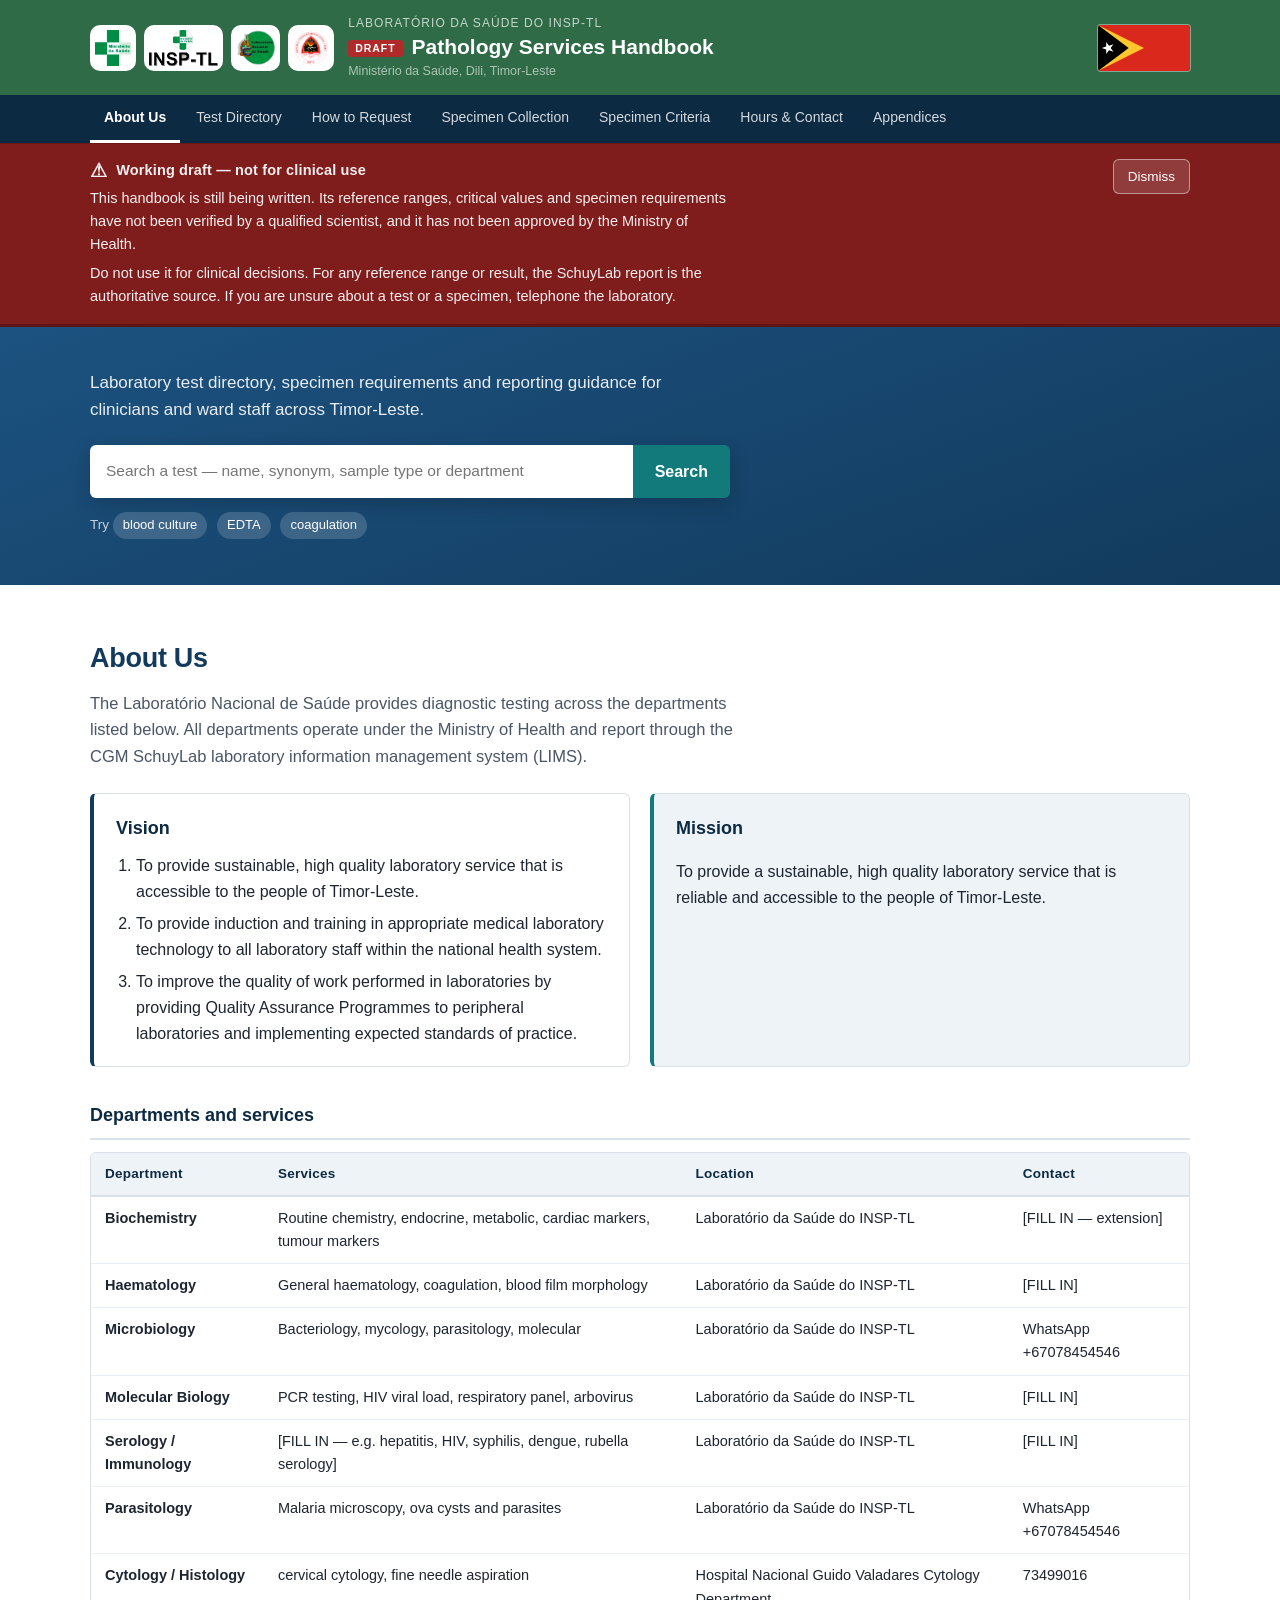
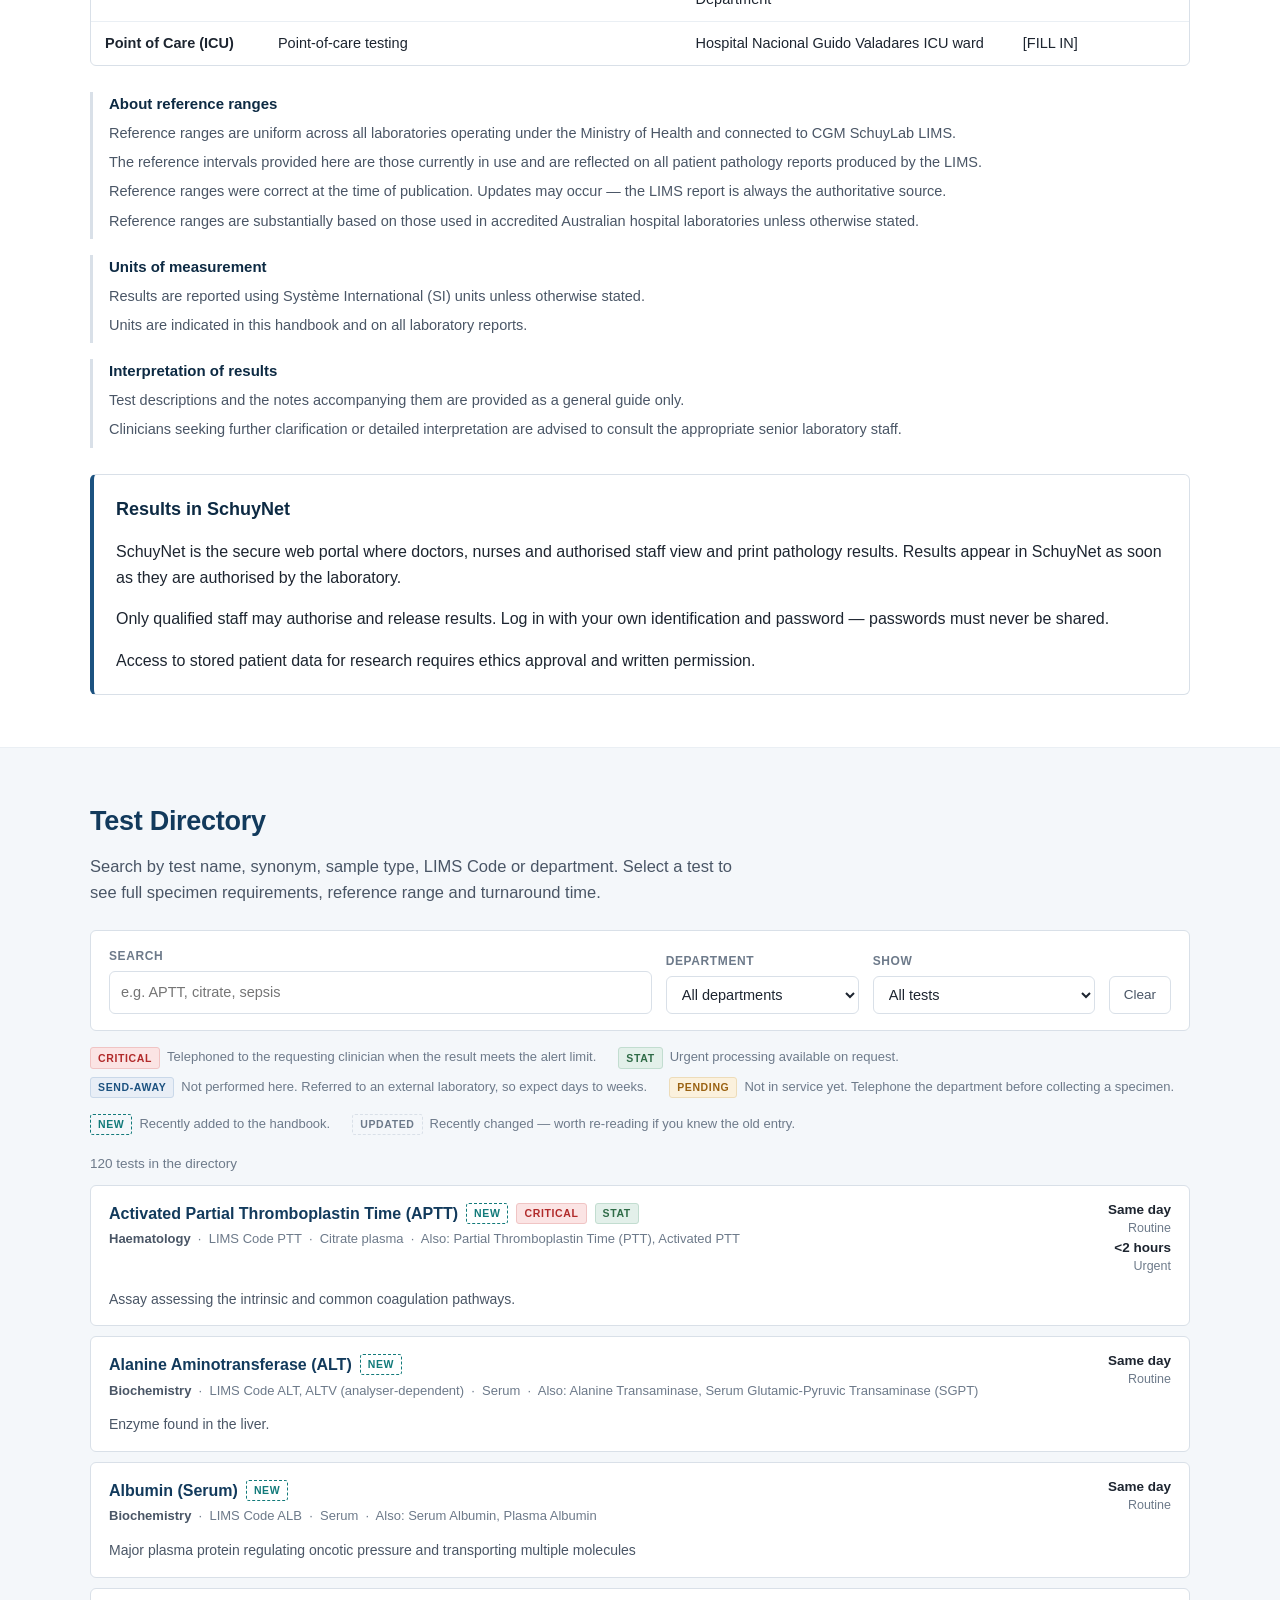
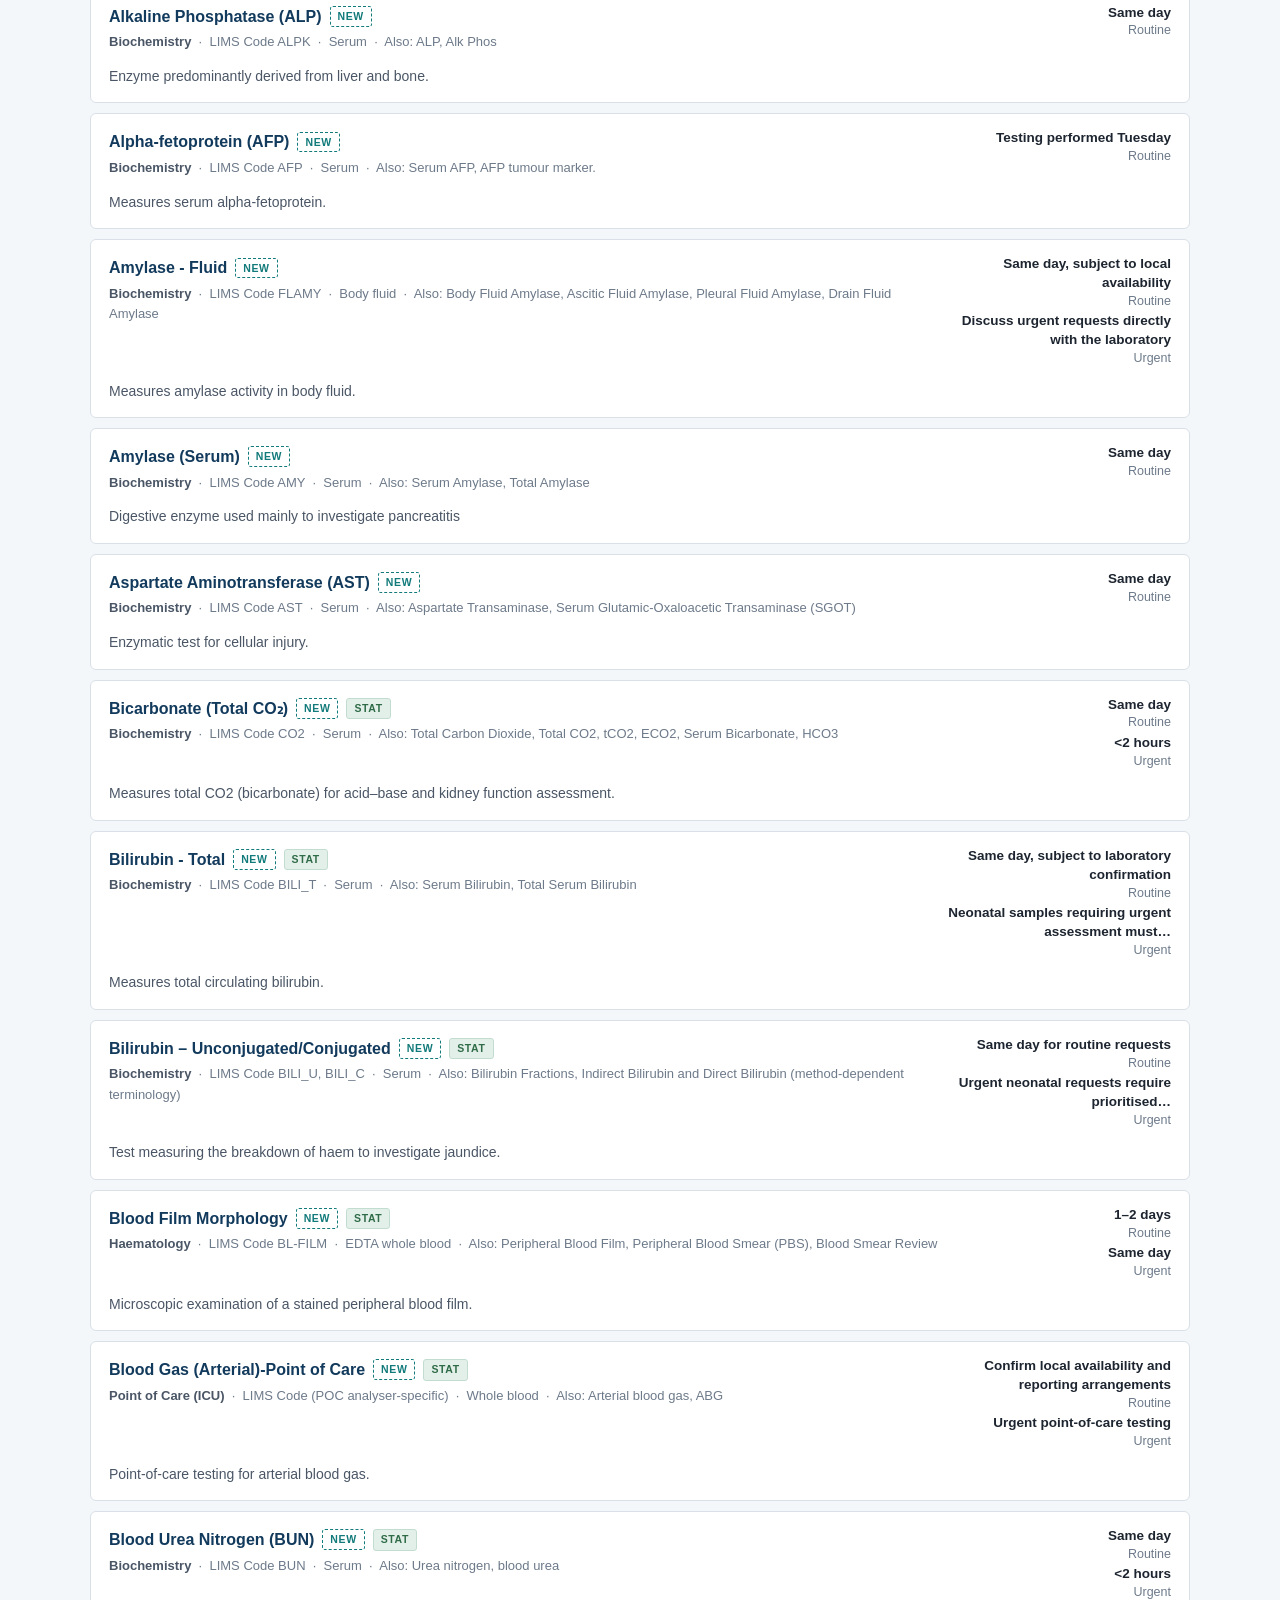
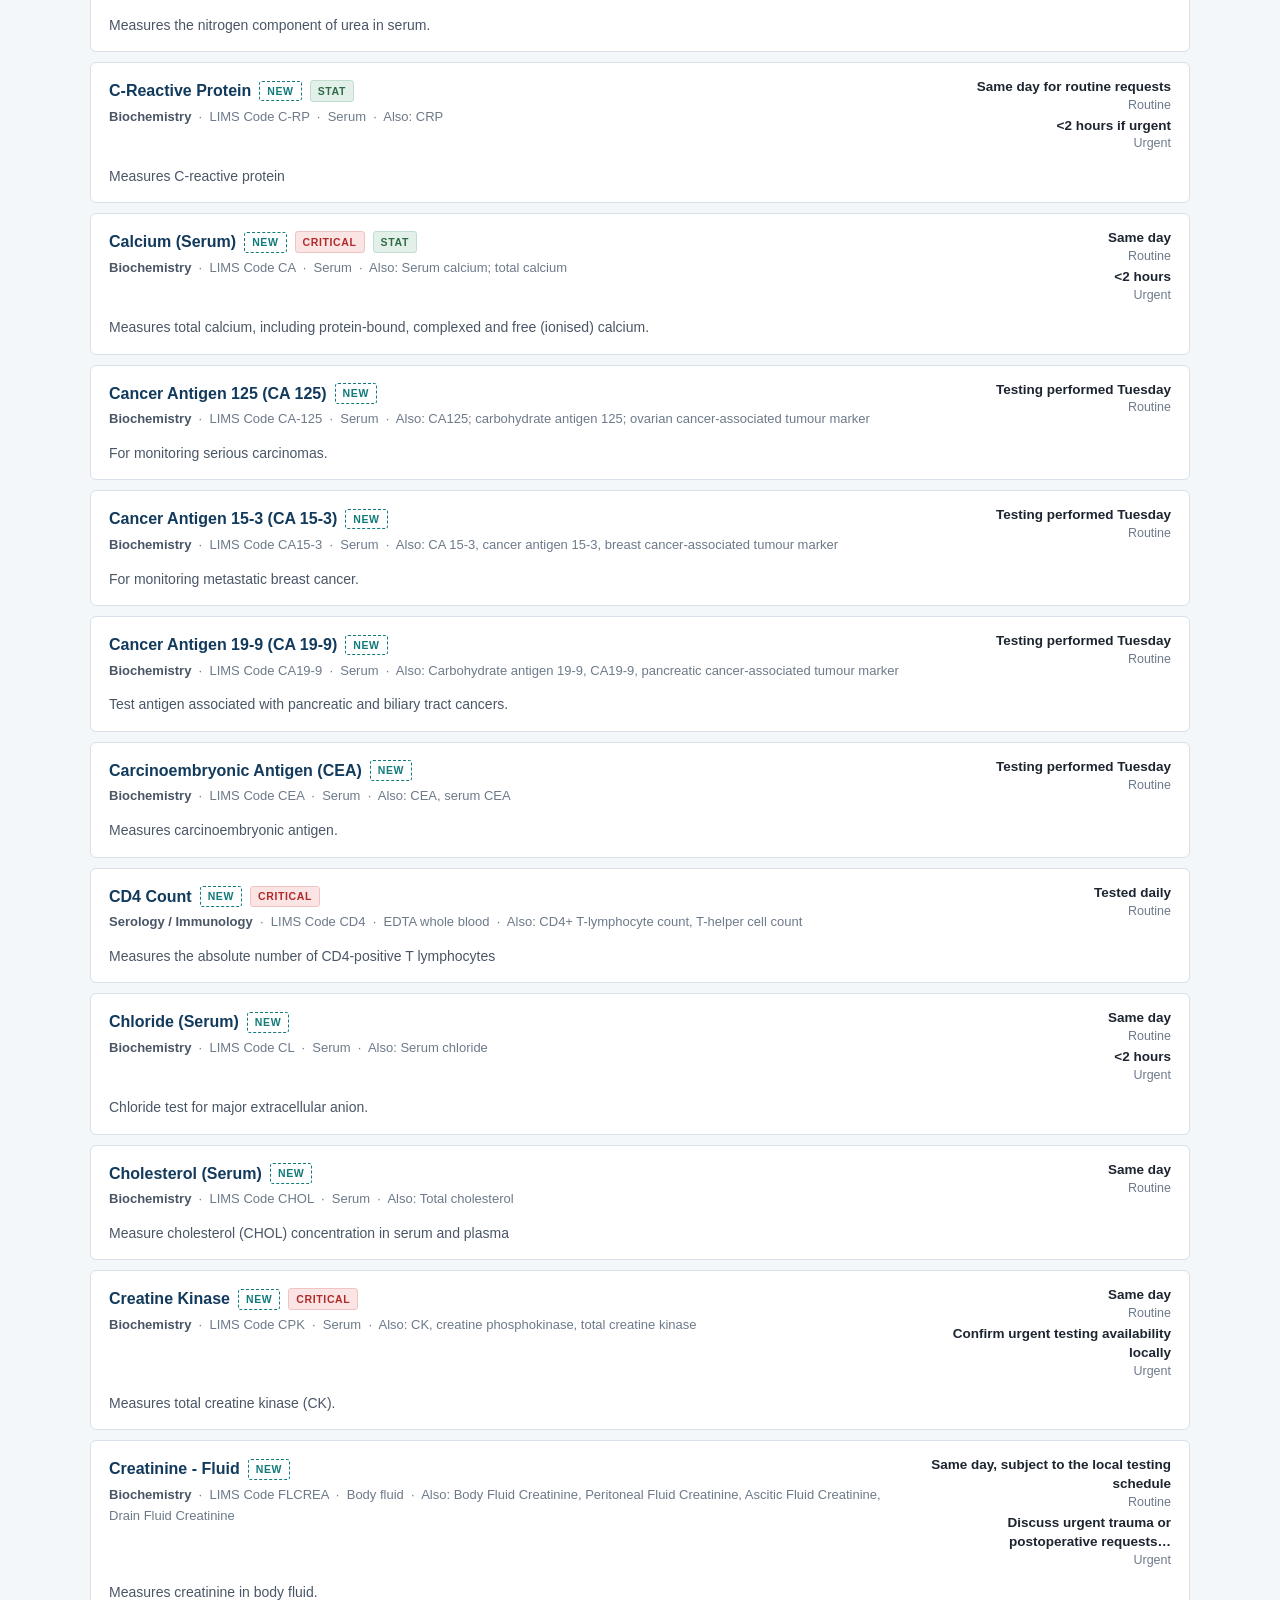
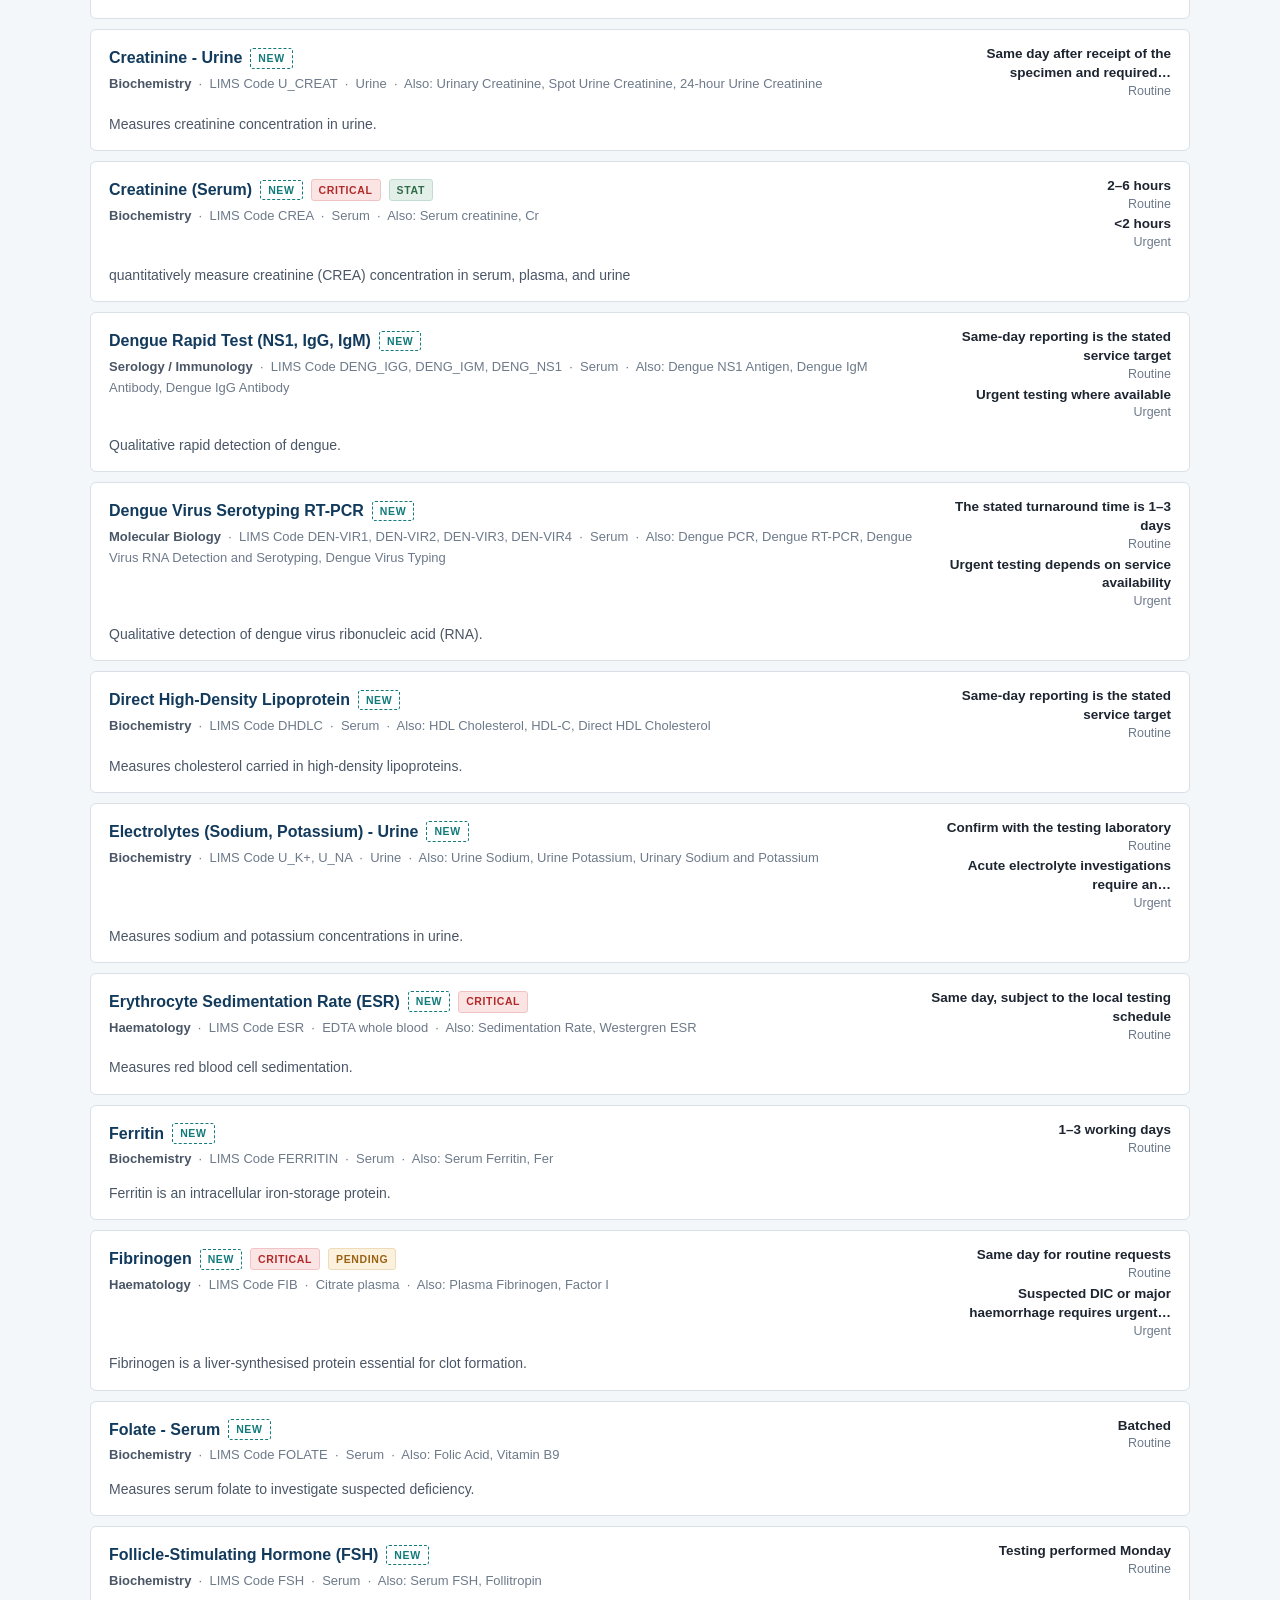
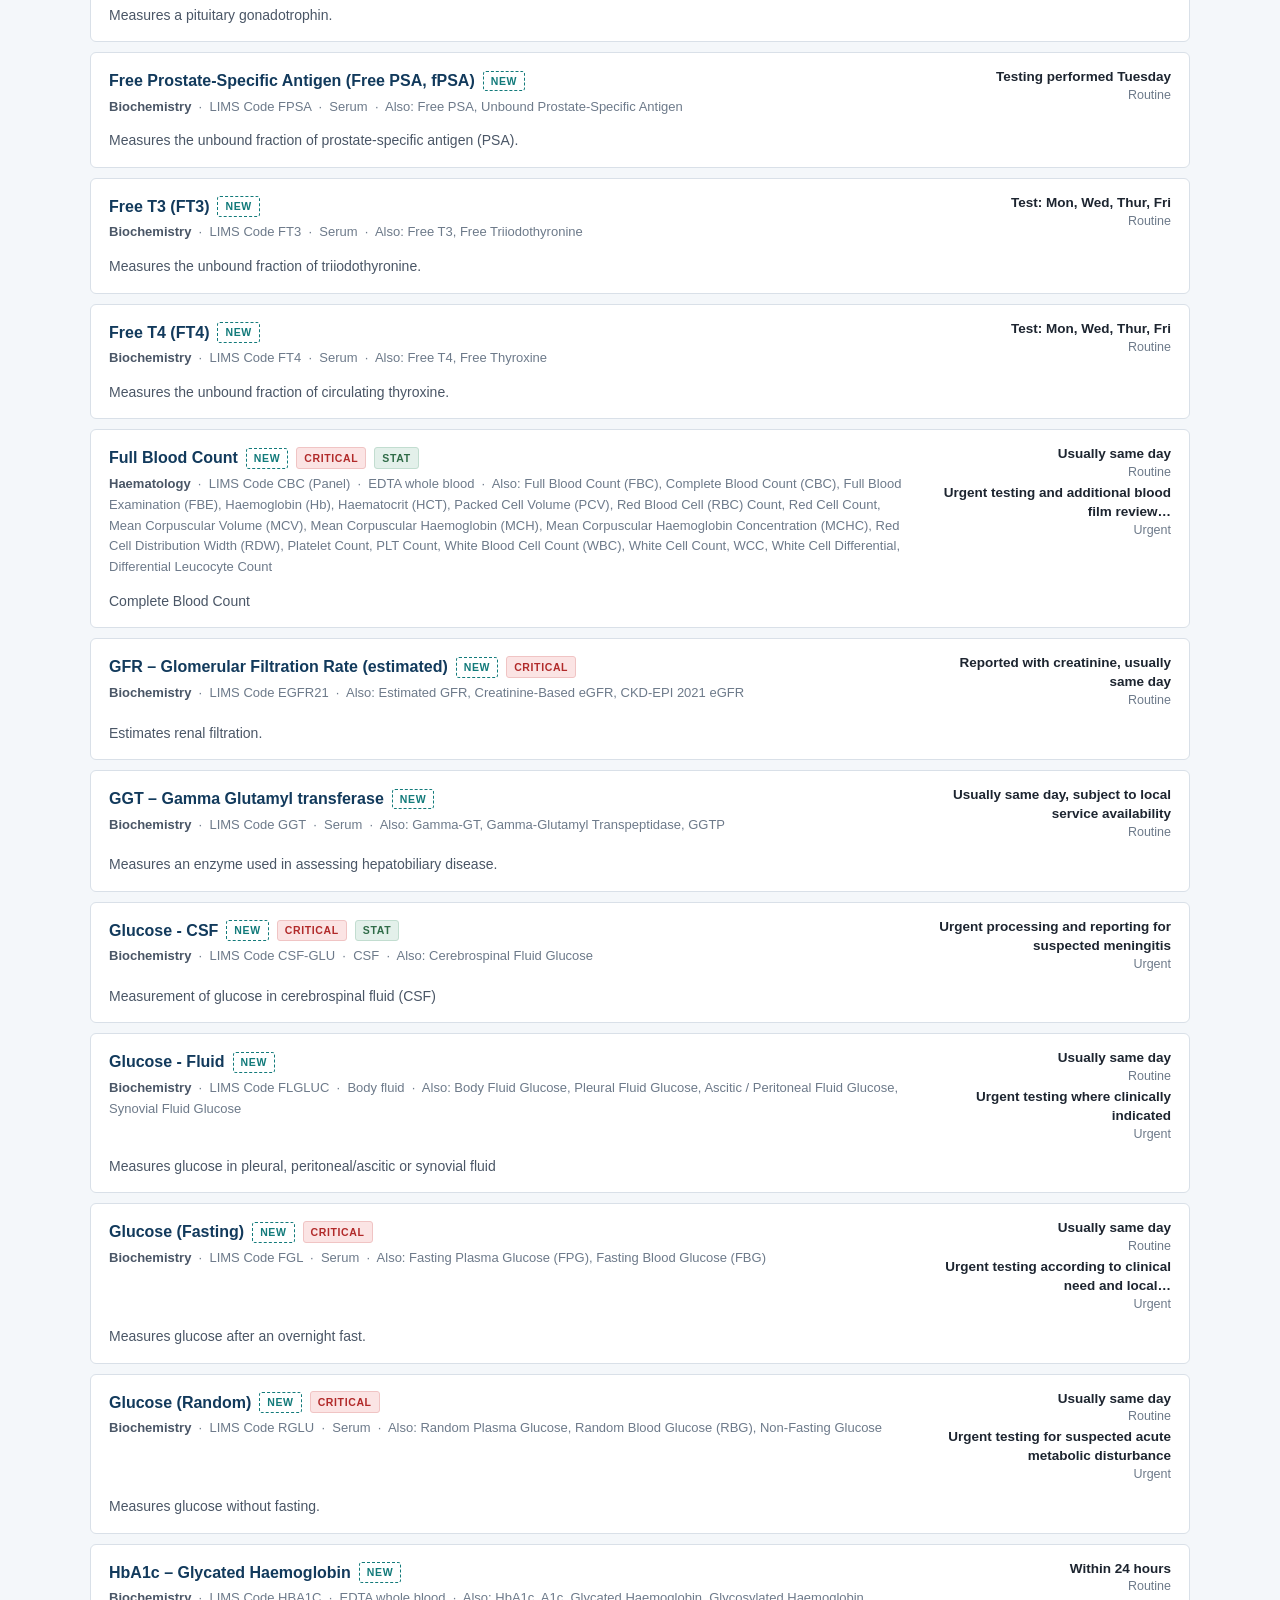
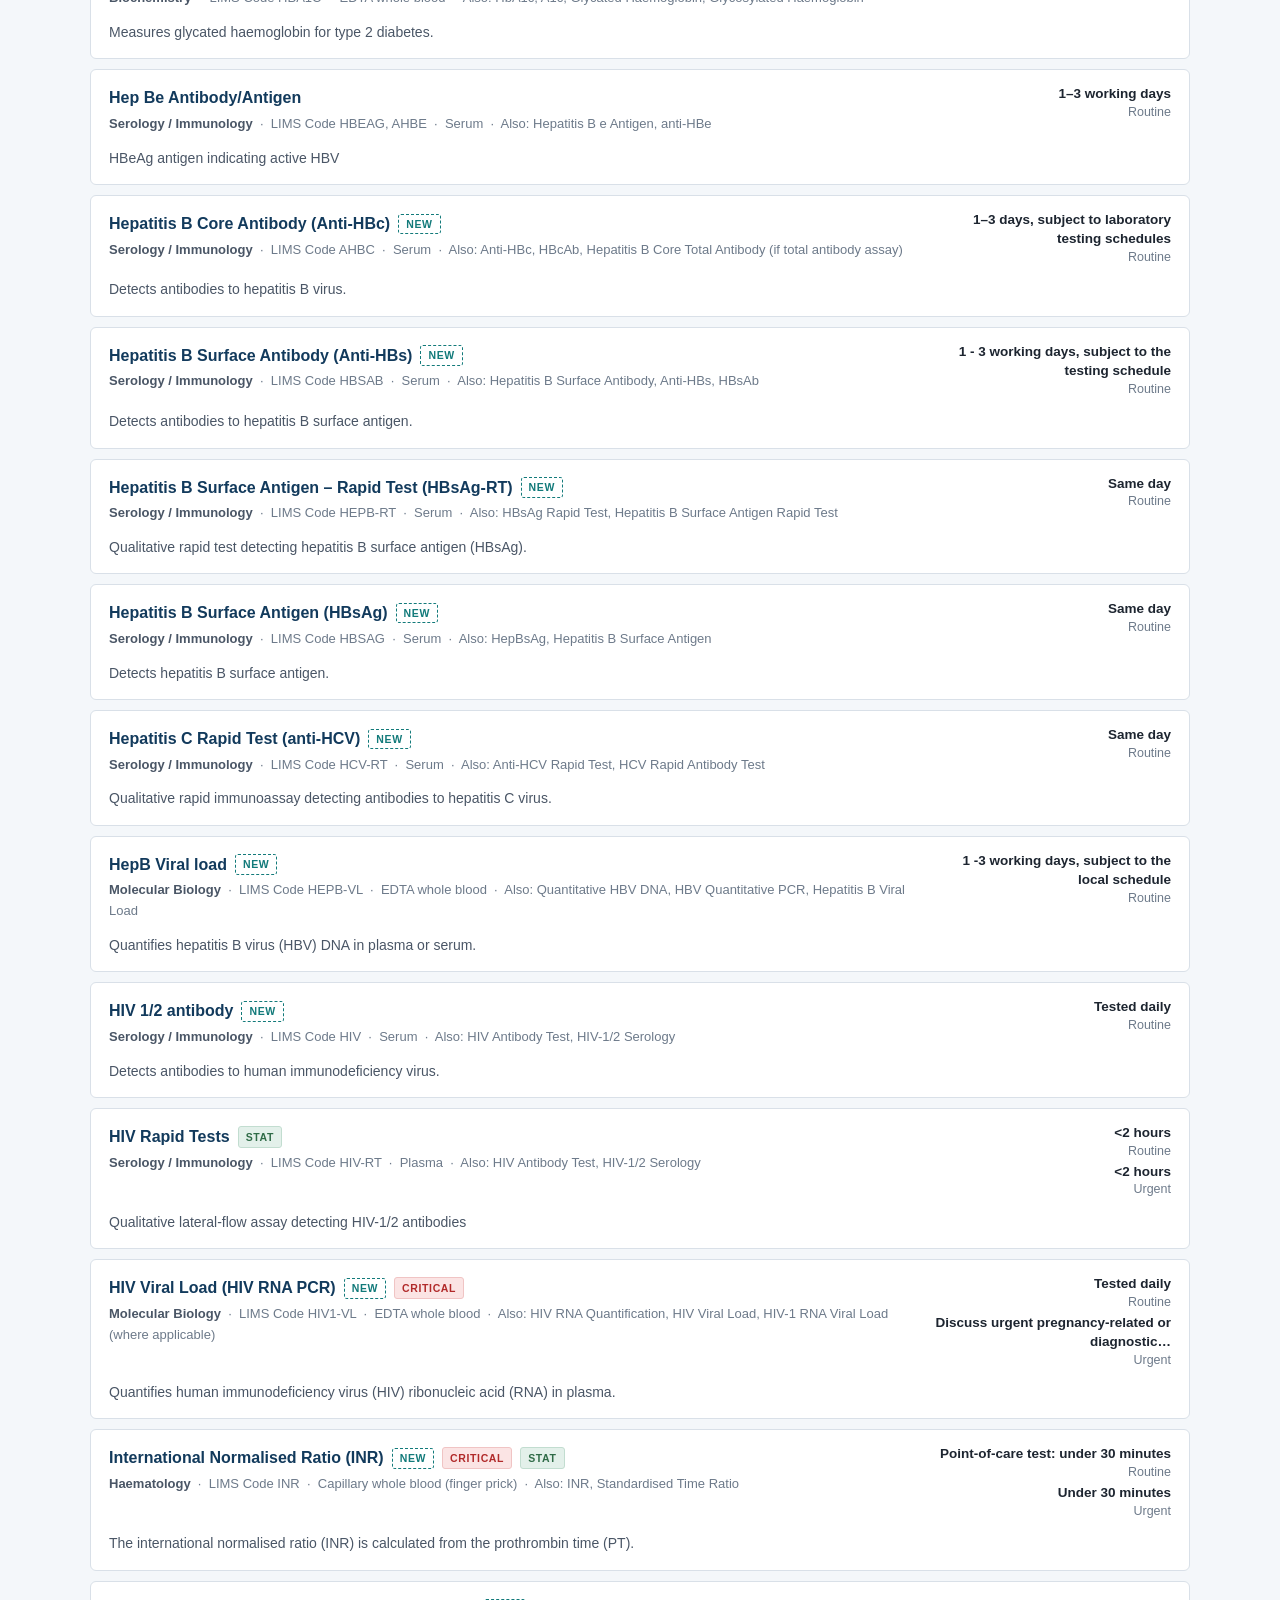
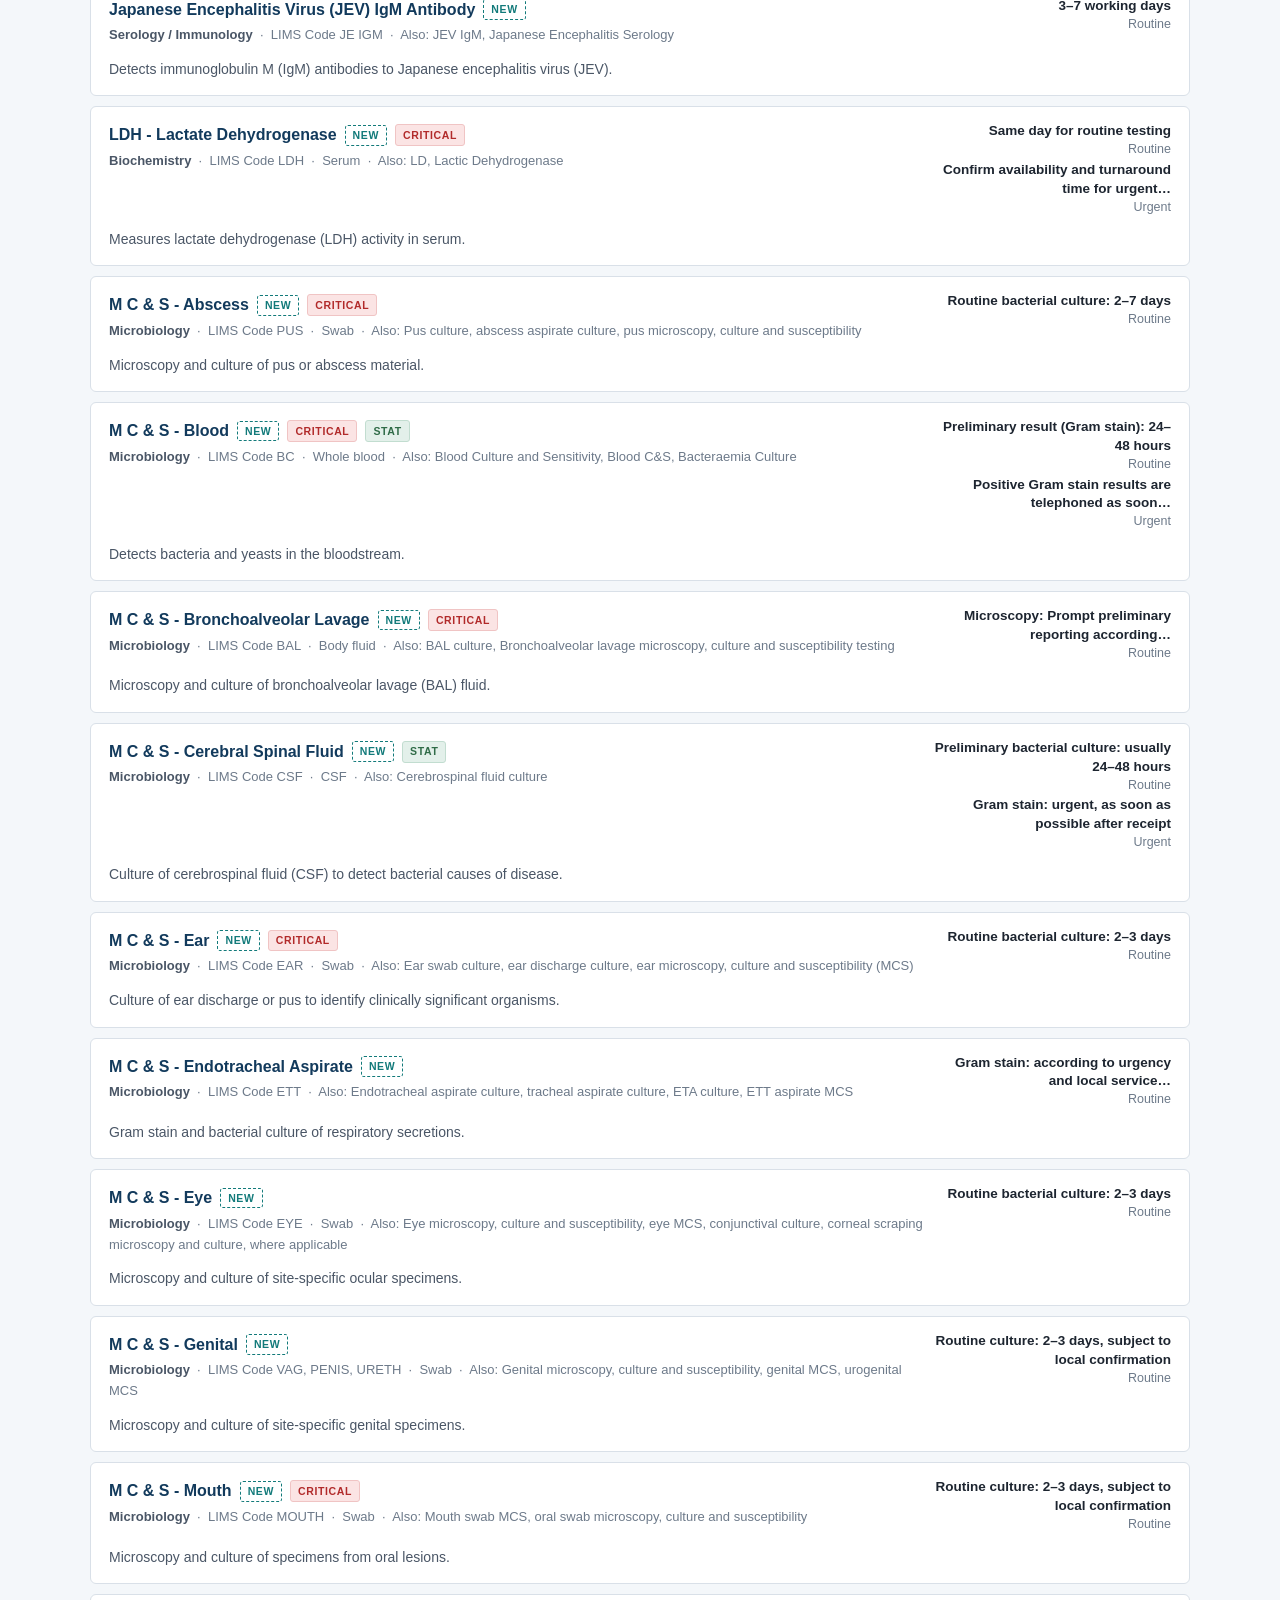
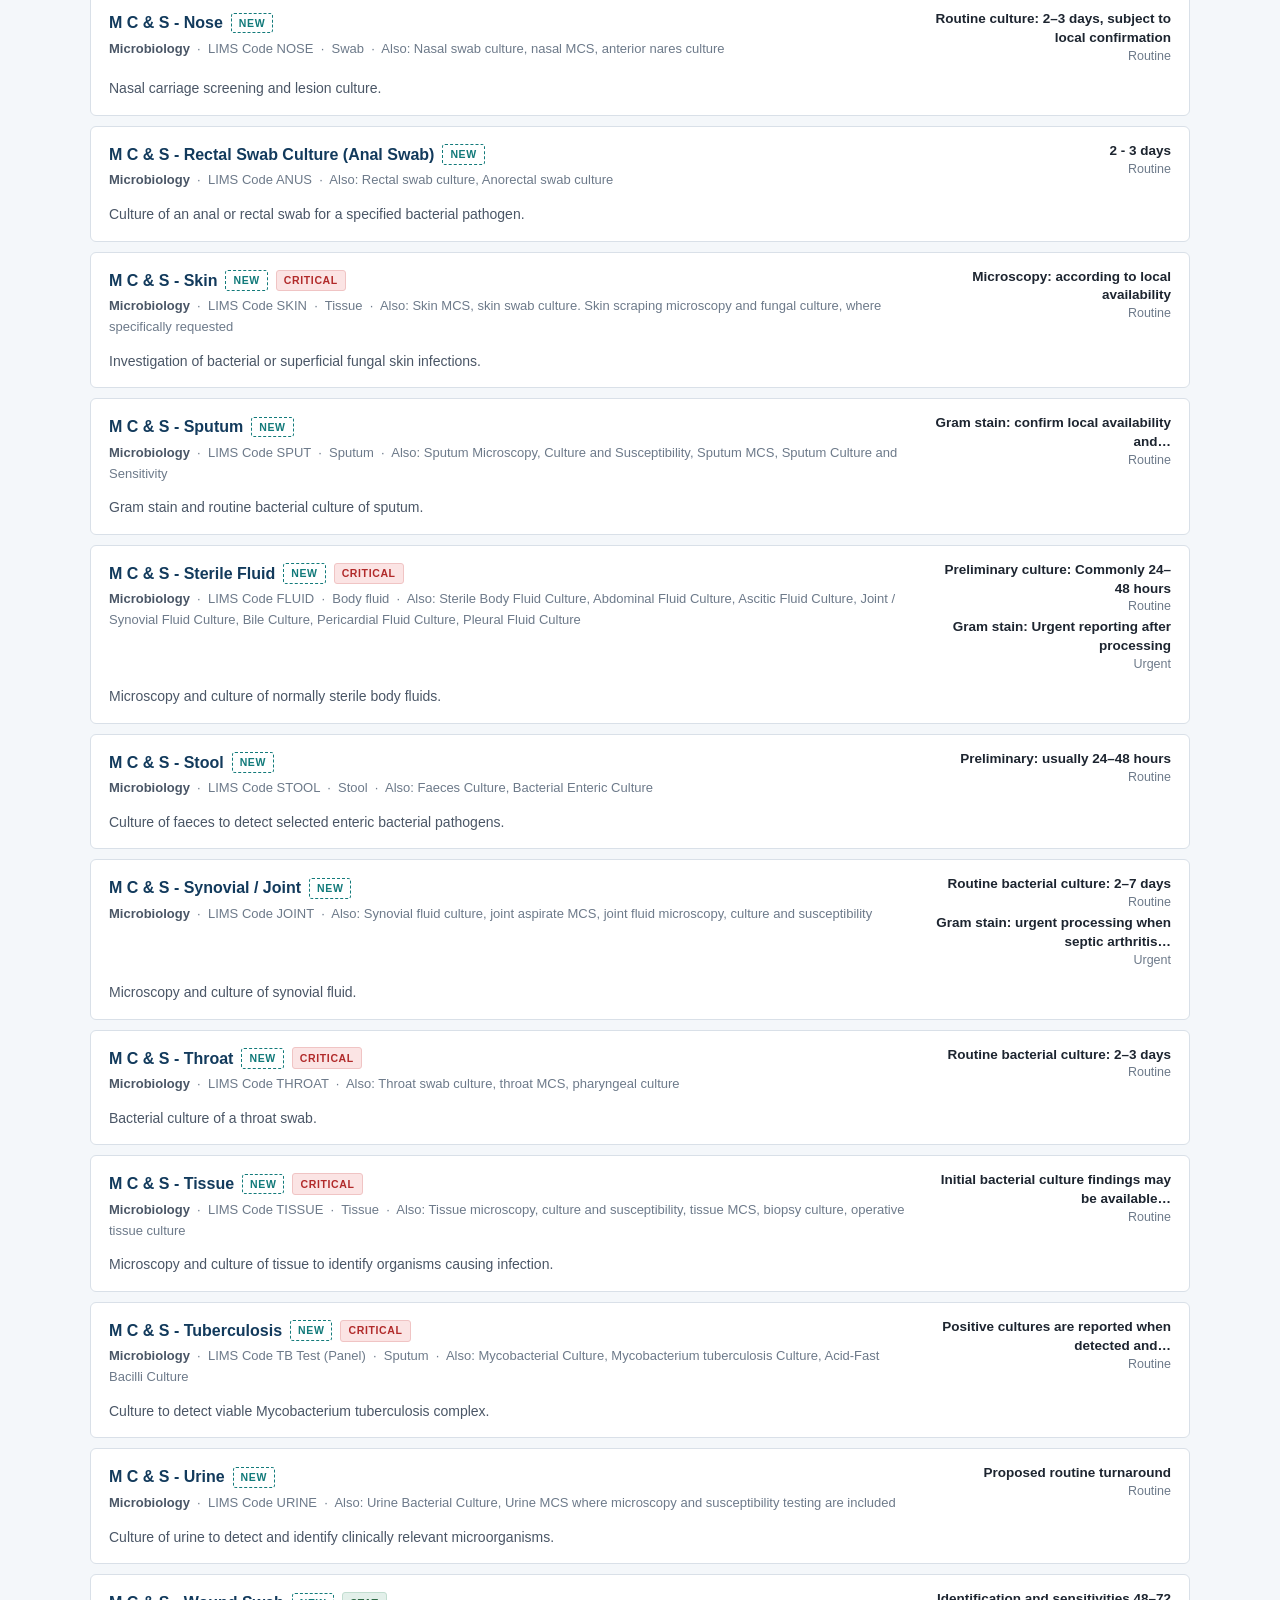
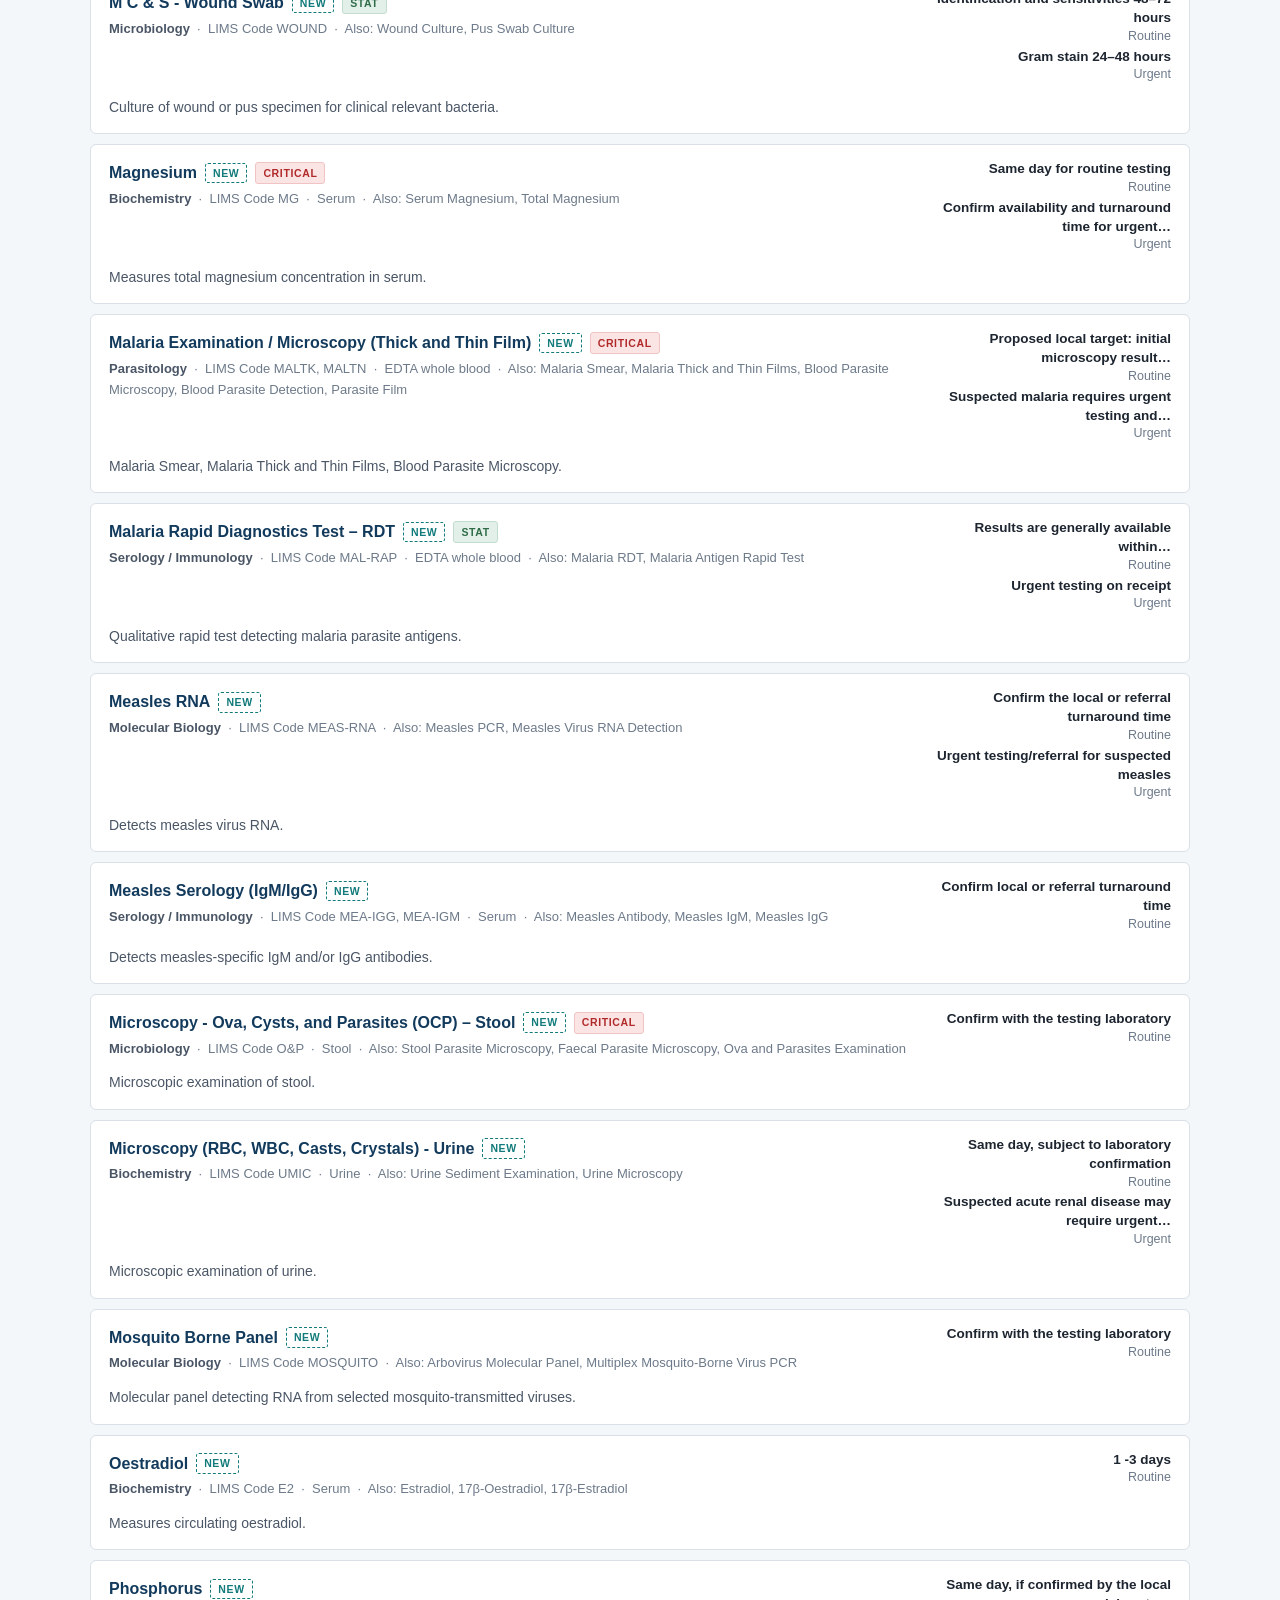
<file: index.html>
<!DOCTYPE html>
<html lang="en">
<head>
<meta charset="utf-8">
<meta name="viewport" content="width=device-width, initial-scale=1">
<title>Pathology Services Handbook</title>
<meta name="description" data-ui-content="page.description" content="Laboratory test directory, specimen requirements and reporting guidance.">
<link rel="stylesheet" href="assets/css/style.css">
</head>
<body>

<a class="skip-link" href="#main" data-ui="page.skip">Skip to content</a>

<!-- ============================ HEADER ============================ -->
<header class="site-header">
  <div class="wrap header-inner">
    <div class="brand">
      <div class="brand-logos" id="brandLogos"></div>
      <div class="brand-text">
        <p class="brand-org" id="brandOrg"></p>
        <h1 class="brand-title"><span class="draft-chip" id="draftChip" data-ui="draft.chip" hidden>DRAFT</span><span id="brandTitle"></span></h1>
        <p class="brand-parent" id="brandParent"></p>
      </div>
    </div>
    <div class="header-actions">
      <div class="lang-toggle" id="langToggle" hidden></div>
      <a class="btn-ghost" id="handbookDownload" data-ui="header.download" hidden>Download full handbook (PDF)</a>
    </div>

    <!-- Far right of the header. Hidden unless site.js sets a flag. -->
    <div class="header-flag" id="headerFlag" hidden></div>
  </div>

  <nav class="site-nav" aria-label="Main" data-ui-aria-label="nav.label">
    <div class="wrap">
      <ul>
        <li><a href="#about" data-ui="nav.about">About Us</a></li>
        <li><a href="#directory" data-ui="nav.directory">Test Directory</a></li>
        <li><a href="#request" data-ui="nav.request">How to Request</a></li>
        <li><a href="#collection" data-ui="nav.collection">Specimen Collection</a></li>
        <li><a href="#criteria" data-ui="nav.criteria">Specimen Criteria</a></li>
        <li><a href="#hours" data-ui="nav.hours">Hours &amp; Contact</a></li>
        <li><a href="#appendices" data-ui="nav.appendices">Appendices</a></li>
      </ul>
    </div>
  </nav>
</header>

<main id="main">

<!-- Shown only while site.js draftNotice.show is true -->
<section class="draft-notice" id="draftNotice" role="alert" hidden></section>

<!-- ============================ HERO / SEARCH ===================== -->
<section class="hero">
  <div class="wrap">
    <p class="hero-tagline" id="heroTagline"></p>
    <div class="hero-search">
      <label for="heroSearch" class="sr-only" data-ui="hero.searchLabel">Search the test directory</label>
      <input type="search" id="heroSearch" data-ui-placeholder="hero.searchPlaceholder" placeholder="Search a test — name, synonym, sample type or department" autocomplete="off">
      <button type="button" id="heroSearchBtn" data-ui="hero.searchButton">Search</button>
    </div>
    <p class="hero-hint"><span data-ui="hero.try">Try</span> <button class="chip-link" data-q="blood culture">blood culture</button>
      <button class="chip-link" data-q="EDTA">EDTA</button>
      <button class="chip-link" data-q="coagulation">coagulation</button></p>
  </div>
</section>

<!-- ============================ ABOUT ============================= -->
<section id="about" class="section">
  <div class="wrap">
    <h2 data-ui="about.heading">About Us</h2>
    <p class="lead" id="aboutIntro"></p>

    <div class="grid-2">
      <div class="panel">
        <h3 data-ui="about.vision">Vision</h3>
        <ol id="visionList" class="tidy-list"></ol>
      </div>
      <div class="panel panel-accent">
        <h3 data-ui="about.mission">Mission</h3>
        <p id="missionText"></p>
      </div>
    </div>

    <h3 class="sub" data-ui="about.departments">Departments and services</h3>
    <div class="table-scroll">
      <table class="data-table">
        <thead><tr><th data-ui="col.department">Department</th><th data-ui="col.services">Services</th><th data-ui="col.location">Location</th><th data-ui="col.contact">Contact</th></tr></thead>
        <tbody id="deptTable"></tbody>
      </table>
    </div>

    <div id="aboutNotes" class="note-stack"></div>

    <div class="panel panel-info" id="limsPanel"></div>
  </div>
</section>

<!-- ============================ TEST DIRECTORY ==================== -->
<section id="directory" class="section section-alt">
  <div class="wrap">
    <h2 data-ui="directory.heading">Test Directory</h2>
    <p class="lead" id="directoryLead"></p>

    <div class="filter-bar">
      <div class="filter-field grow">
        <label for="testSearch" data-ui="filter.search">Search</label>
        <input type="search" id="testSearch" data-ui-placeholder="filter.searchPlaceholder" placeholder="e.g. APTT, citrate, sepsis" autocomplete="off">
      </div>
      <div class="filter-field">
        <label for="deptFilter" data-ui="filter.department">Department</label>
        <select id="deptFilter"><option value="" data-ui="filter.allDepartments">All departments</option></select>
      </div>
      <div class="filter-field">
        <label for="flagFilter" data-ui="filter.show">Show</label>
        <select id="flagFilter">
          <option value="" data-ui="filter.allTests">All tests</option>
          <option value="critical" data-ui="filter.critical">Critical-value tests</option>
          <option value="stat" data-ui="filter.stat">STAT available</option>
          <option value="send-away" data-ui="filter.sendAway">Referred / send-away</option>
          <option value="pending" data-ui="filter.pending">Not yet available</option>
          <option value="recent" data-ui="filter.recent">Recently added or changed</option>
        </select>
      </div>
      <button type="button" class="btn-ghost" id="clearFilters" data-ui="filter.clear">Clear</button>
    </div>

    <div class="legend">
      <span><b class="badge badge-critical" data-ui="badge.critical">CRITICAL</b> <span data-ui="legend.critical">Telephoned to the requesting clinician when the result meets the alert limit.</span></span>
      <span><b class="badge badge-stat" data-ui="badge.stat">STAT</b> <span data-ui="legend.stat">Urgent processing available on request.</span></span>
      <span><b class="badge badge-away" data-ui="badge.sendAway">SEND-AWAY</b> <span data-ui="legend.sendAway">Not performed here. Referred to an external laboratory, so expect days to weeks.</span></span>
      <span><b class="badge badge-pending" data-ui="badge.pending">PENDING</b> <span data-ui="legend.pending">Not in service yet. Telephone the department before collecting a specimen.</span></span>
    </div>
    <div class="legend legend-admin">
      <span><b class="mark mark-new" data-ui="badge.new">NEW</b> <span data-ui="legend.new">Recently added to the handbook.</span></span>
      <span><b class="mark mark-updated" data-ui="badge.updated">UPDATED</b> <span data-ui="legend.updated">Recently changed — worth re-reading if you knew the old entry.</span></span>
    </div>

    <p class="result-count" id="resultCount"></p>
    <div id="testResults" class="test-list"></div>
    <p class="empty-state" id="emptyState" data-ui="directory.empty" hidden>Nothing matched that search. Try fewer words or an abbreviation, or clear the filters.</p>
  </div>
</section>

<!-- ============================ HOW TO REQUEST ==================== -->
<section id="request" class="section">
  <div class="wrap">
    <h2 data-ui="request.heading">How to Request a Test</h2>
    <ol class="steps" id="requestSteps"></ol>

    <h3 class="sub" data-ui="request.forms">Request forms</h3>
    <div class="table-scroll">
      <table class="data-table">
        <thead><tr><th data-ui="col.form">Form</th><th data-ui="col.usedFor">Used for</th></tr></thead>
        <tbody id="formsTable"></tbody>
      </table>
    </div>

    <div class="panel panel-warn" id="outOfHours"></div>
    <div class="panel panel-critical" id="criticalResults"></div>
  </div>
</section>

<!-- ============================ COLLECTION ======================== -->
<section id="collection" class="section section-alt">
  <div class="wrap">
    <h2 data-ui="collection.heading">Specimen Collection Quick Guide</h2>
    <p class="lead" id="collectionIntro"></p>

    <h3 class="sub" data-ui="collection.orderOfDraw">Order of draw and tube reference</h3>
    <div class="table-scroll">
      <table class="data-table tube-table">
        <thead><tr><th data-ui="col.order">Order</th><th data-ui="col.tube">Tube type / colour</th><th data-ui="col.additive">Additive and volume</th><th data-ui="col.uses">Primary uses</th></tr></thead>
        <tbody id="tubeTable"></tbody>
      </table>
    </div>

    <div class="grid-3" id="collectionNotes"></div>
  </div>
</section>

<!-- ============================ CRITERIA ========================== -->
<section id="criteria" class="section">
  <div class="wrap">
    <h2 data-ui="criteria.heading">Specimen Criteria</h2>
    <div class="grid-2 align-start">
      <div class="panel panel-ok" id="acceptancePanel"></div>
      <div class="panel panel-reject" id="rejectionPanel"></div>
    </div>
  </div>
</section>

<!-- ============================ HOURS ============================= -->
<section id="hours" class="section section-alt">
  <div class="wrap">
    <h2 data-ui="hours.heading">Laboratory Hours &amp; Contact</h2>
    <div class="grid-2 align-start">
      <div>
        <h3 class="sub" data-ui="hours.opening">Opening hours</h3>
        <div class="table-scroll">
          <table class="data-table">
            <thead><tr><th data-ui="col.service">Service</th><th data-ui="col.hours">Hours</th><th data-ui="col.notes">Notes</th></tr></thead>
            <tbody id="hoursTable"></tbody>
          </table>
        </div>
        <ul class="tidy-list small" id="hoursNotes"></ul>
      </div>
      <div>
        <h3 class="sub" data-ui="hours.contacts">Contacts</h3>
        <div class="table-scroll">
          <table class="data-table">
            <thead><tr><th data-ui="col.department">Department</th><th data-ui="col.telephone">Telephone</th><th data-ui="col.ext">Ext.</th><th data-ui="col.email">Email</th></tr></thead>
            <tbody id="contactsTable"></tbody>
          </table>
        </div>
        <p class="small" id="addressLine"></p>
      </div>
    </div>
  </div>
</section>

<!-- ============================ APPENDICES ======================== -->
<section id="appendices" class="section">
  <div class="wrap">
    <h2 data-ui="appendices.heading">Appendices</h2>
    <nav class="appendix-index" id="appendixIndex" aria-label="Appendices" data-ui-aria-label="appendices.heading"></nav>
    <div id="appendixBody"></div>

    <h3 class="sub" id="references" data-ui="appendices.references">References</h3>
    <div id="referencesBody"></div>
  </div>
</section>

</main>

<!-- ============================ FOOTER ============================ -->
<footer class="site-footer">
  <div class="wrap footer-inner">
    <div>
      <p class="footer-org" id="footerOrg"></p>
      <p class="small" id="footerParent"></p>
    </div>
    <dl class="footer-meta" id="footerMeta"></dl>
  </div>
</footer>

<!-- Data files — edit these, not the code below -->
<script src="data/site.js"></script>
<script src="data/departments.js"></script>
<script src="data/tests.js"></script>
<script src="data/collection.js"></script>
<script src="data/request.js"></script>
<script src="data/appendices.js"></script>

<!-- Application code — you should not need to edit this.
     strings.js holds the wording of the page itself, for translation. -->
<script src="assets/js/strings.js"></script>
<script src="assets/js/app.js"></script>

</body>
</html>
</file>
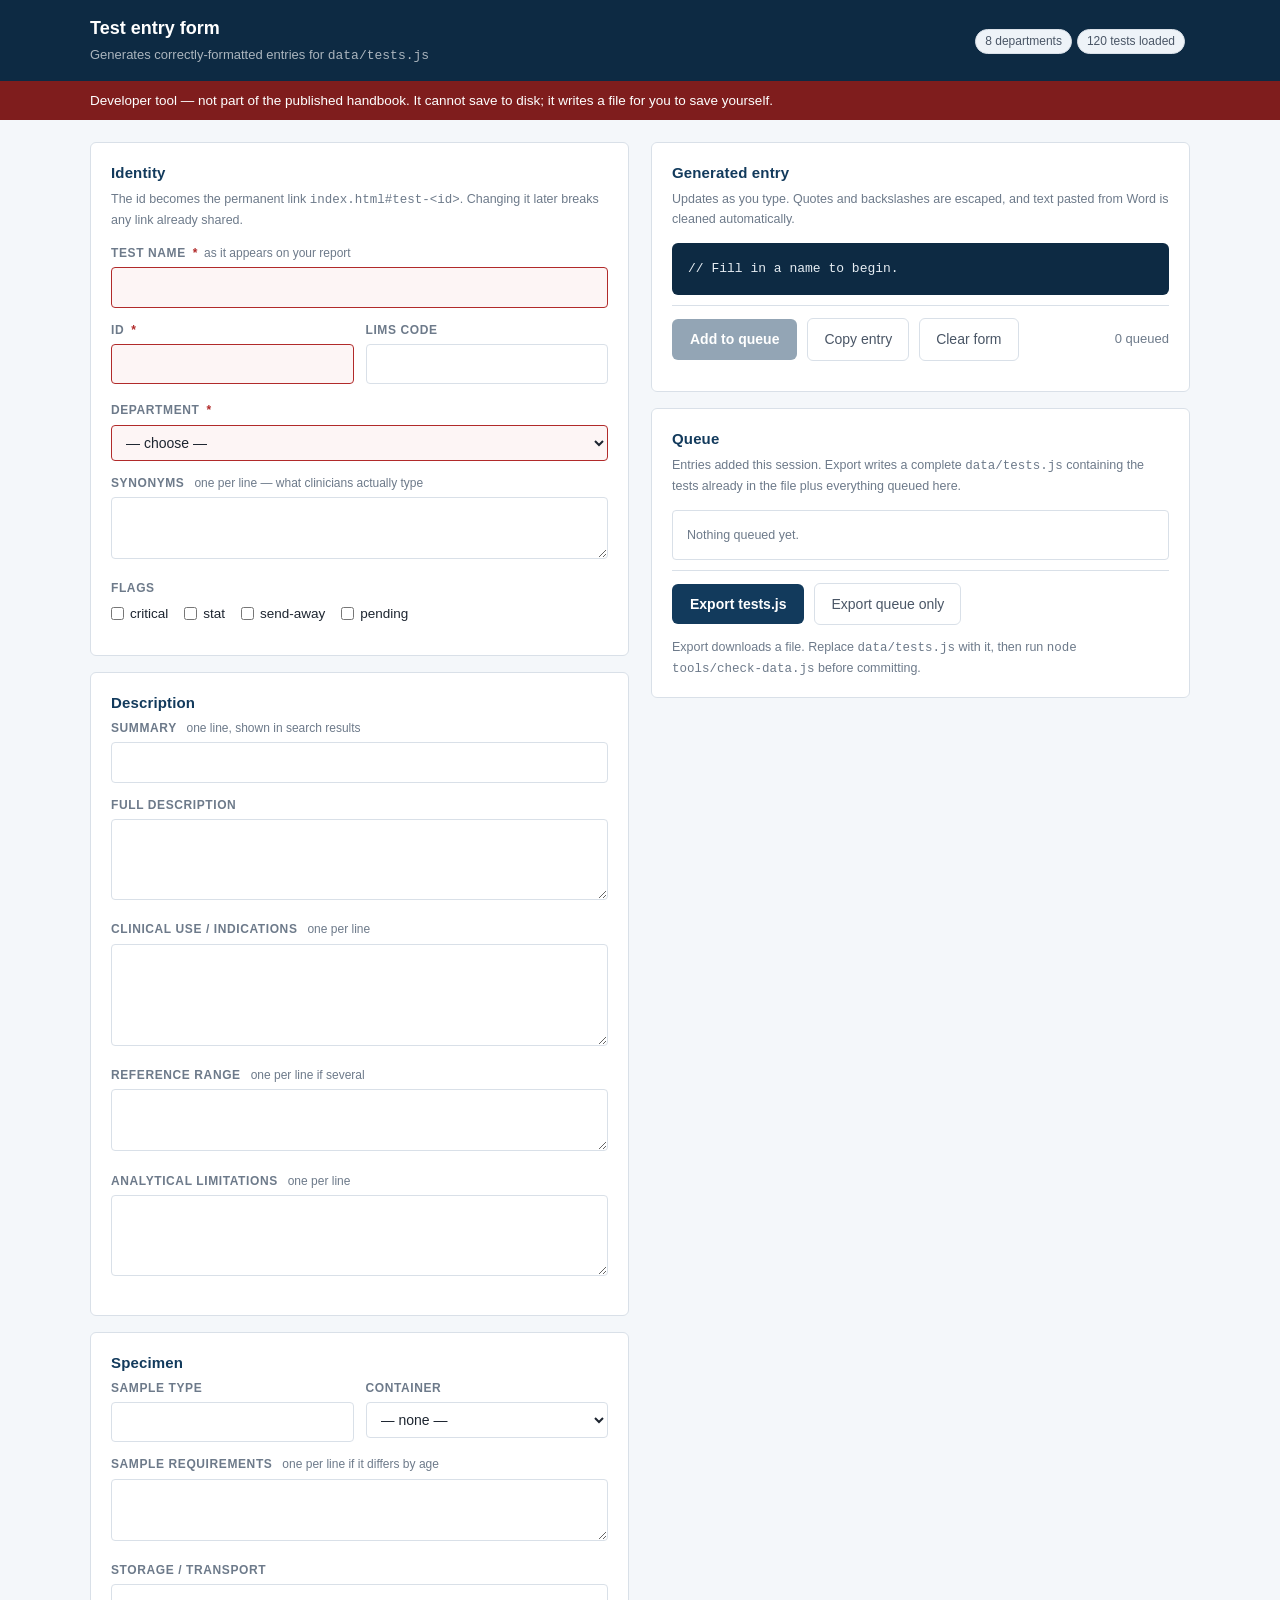
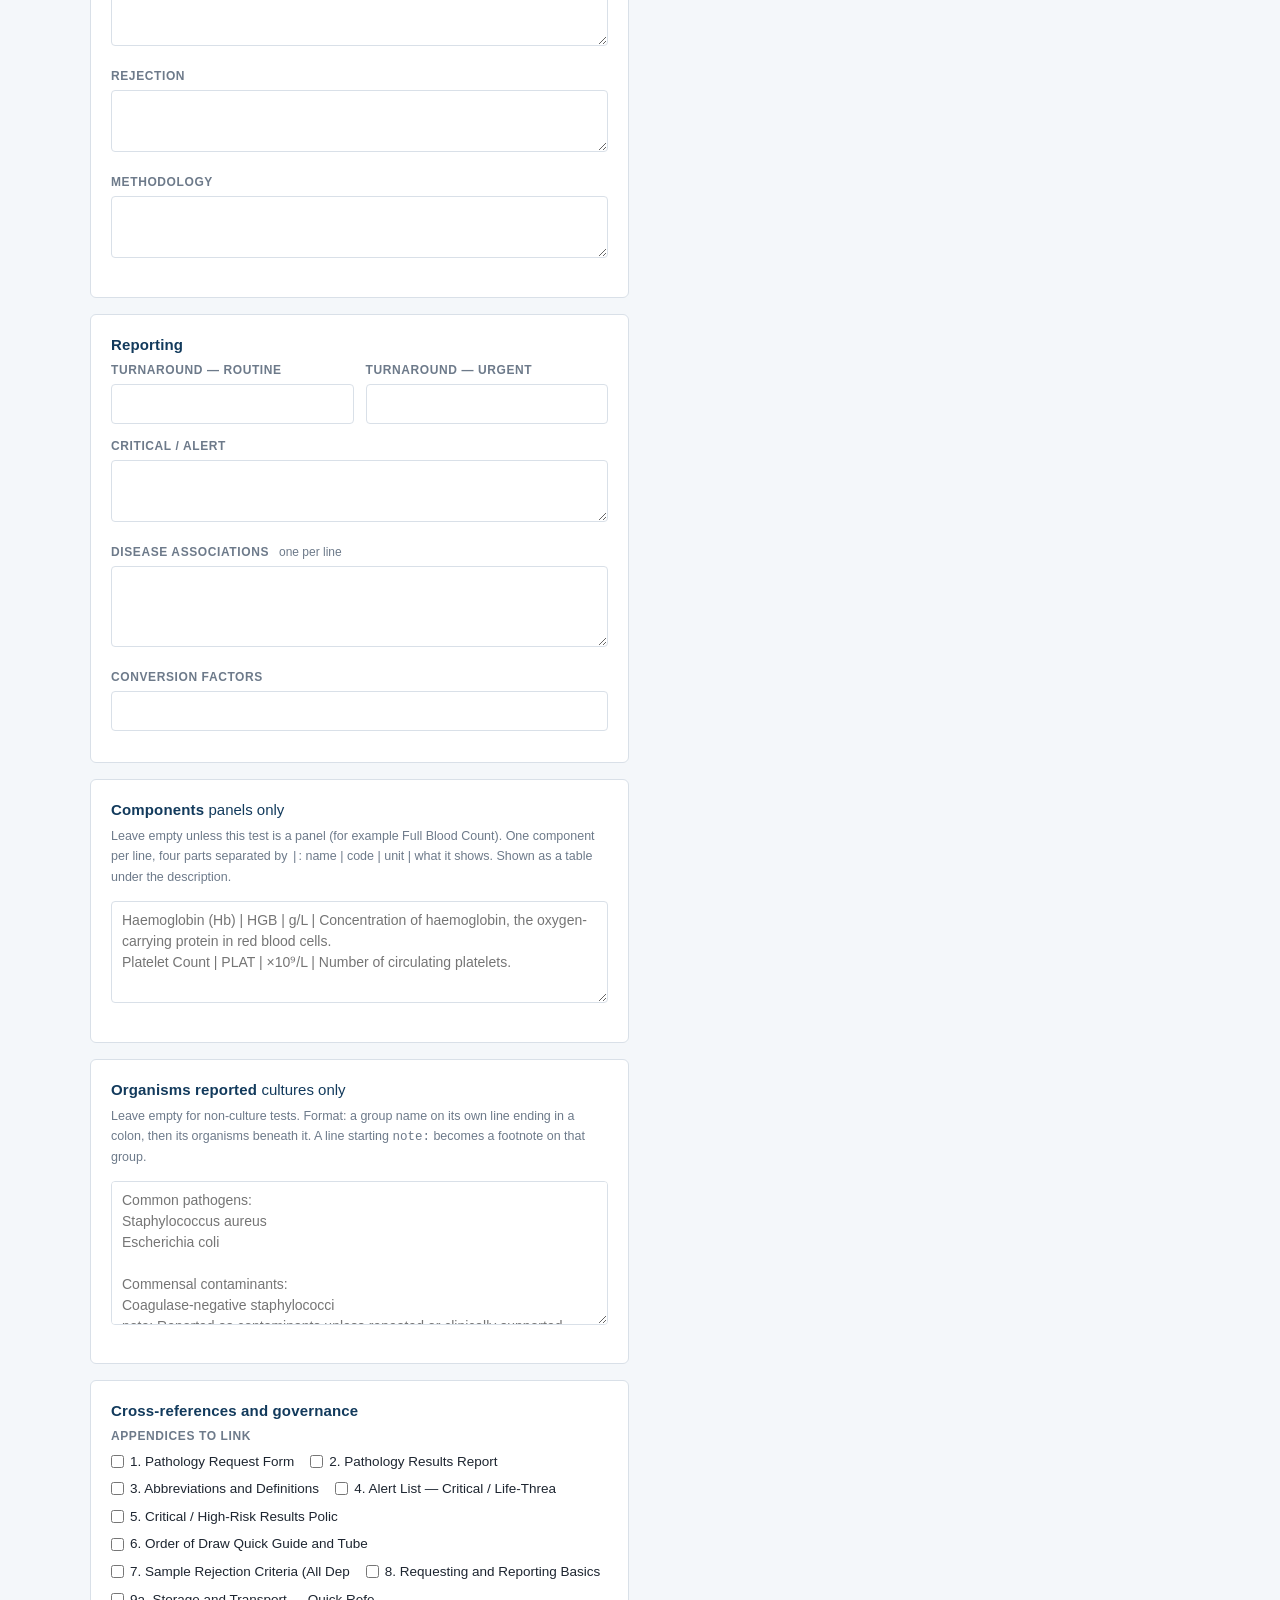
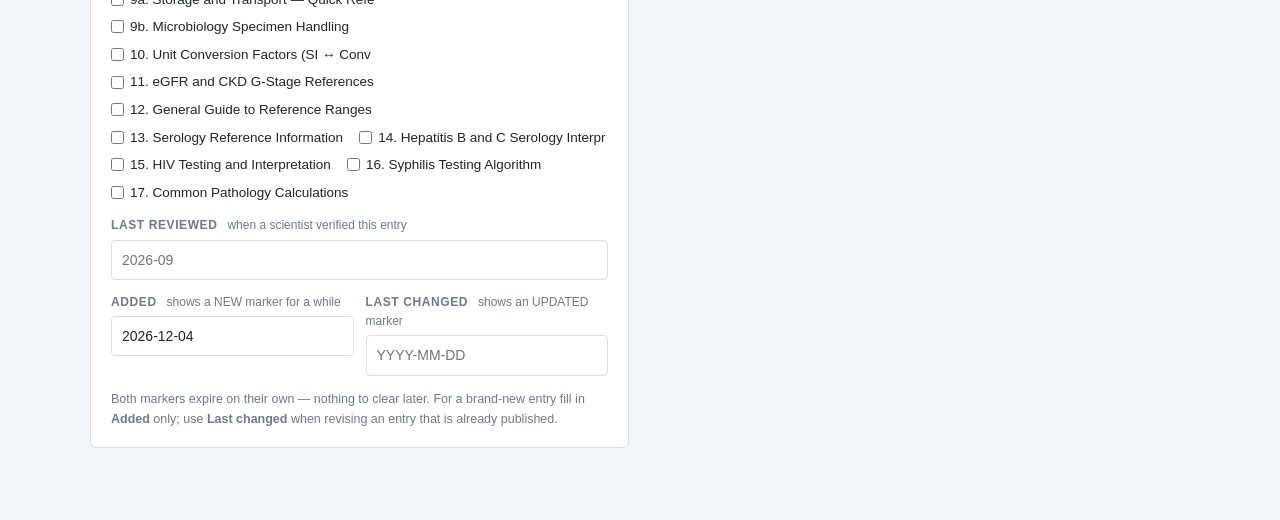
<file: tools/entry-form.html>
<!DOCTYPE html>
<html lang="en">
<head>
<meta charset="utf-8">
<meta name="viewport" content="width=device-width, initial-scale=1">
<title>Test entry form — handbook tools</title>
<link rel="stylesheet" href="../assets/css/style.css">
<style>
/* Tool-only styling. This page is never part of the published handbook. */
body{background:var(--bg-alt)}
.tool-head{background:var(--navy-dark);color:#fff;padding:14px 0}
.tool-head .wrap{display:flex;align-items:center;justify-content:space-between;gap:16px;flex-wrap:wrap}
.tool-head h1{margin:0;font-size:18px;font-weight:650}
.tool-head .tool-sub{margin:2px 0 0;font-size:13px;color:rgba(255,255,255,.65)}
.tool-warn{background:#7f1d1d;color:#fff;font-size:13.5px;padding:9px 0}

.layout{display:grid;grid-template-columns:minmax(0,1fr) minmax(0,1fr);gap:22px;align-items:start;padding:22px 0 60px}
@media (max-width:1000px){.layout{grid-template-columns:1fr}}

.card{background:#fff;border:1px solid var(--line);border-radius:var(--radius);padding:18px 20px;margin-bottom:16px}
.card h2{font-size:15px;margin:0 0 4px;color:var(--navy);letter-spacing:.01em}
.card .hint{font-size:12.5px;color:var(--ink-faint);margin:0 0 14px}

.f{margin-bottom:13px}
.f label{display:block;font-size:12px;font-weight:650;text-transform:uppercase;letter-spacing:.05em;color:var(--ink-faint);margin-bottom:4px}
.f label .req{color:var(--red);margin-left:3px}
.f .note{font-size:12px;color:var(--ink-faint);font-weight:400;text-transform:none;letter-spacing:0;margin-left:6px}
.f input[type=text],.f textarea,.f select{
  width:100%;border:1px solid var(--line);border-radius:4px;padding:8px 10px;
  font:inherit;font-size:14px;background:#fff;color:var(--ink);
}
.f textarea{resize:vertical;min-height:62px;line-height:1.5}
.f input:focus,.f textarea:focus,.f select:focus{outline:2px solid var(--navy-light);outline-offset:-1px}
.f.bad input,.f.bad select{border-color:var(--red);background:#fdf5f5}
.msg{font-size:12.5px;margin-top:4px}
.msg.err{color:var(--red)}
.msg.ok{color:var(--green)}
.row{display:grid;grid-template-columns:1fr 1fr;gap:12px}
@media (max-width:560px){.row{grid-template-columns:1fr}}

.checks{display:flex;flex-wrap:wrap;gap:6px 16px}
.checks label{display:flex;align-items:center;gap:6px;font-size:13.5px;font-weight:400;
  text-transform:none;letter-spacing:0;color:var(--ink);margin:0;cursor:pointer}
.checks input{margin:0}

.bar{position:sticky;bottom:0;background:#fff;border-top:1px solid var(--line);
  padding:12px 0;margin-top:10px;display:flex;gap:10px;flex-wrap:wrap;align-items:center}
button.primary{background:var(--navy);color:#fff;border:0;padding:9px 18px;border-radius:var(--radius);
  font:inherit;font-size:14px;font-weight:600;cursor:pointer}
button.primary:hover{background:var(--navy-light)}
button.sec{background:#fff;border:1px solid var(--line);color:var(--ink-soft);padding:9px 16px;
  border-radius:var(--radius);font:inherit;font-size:14px;cursor:pointer}
button.sec:hover{background:var(--bg-tint);color:var(--ink)}
button:disabled{opacity:.45;cursor:not-allowed}

pre.out{background:#0d2a43;color:#e6edf3;padding:16px;border-radius:var(--radius);
  font:13px/1.55 ui-monospace,SFMono-Regular,Menlo,Consolas,monospace;
  overflow:auto;max-height:520px;white-space:pre;margin:0}
.queue{max-height:300px;overflow:auto;border:1px solid var(--line);border-radius:4px}
.queue table{width:100%;border-collapse:collapse;font-size:13.5px}
.queue td{padding:7px 10px;border-bottom:1px solid var(--line-soft)}
.queue tr:last-child td{border-bottom:0}
.queue .qid{color:var(--ink-faint);font:12px ui-monospace,monospace}
.queue button{background:none;border:0;color:var(--red);cursor:pointer;font:inherit;font-size:12.5px;padding:2px 4px}
.counter{font-size:13px;color:var(--ink-faint);margin-left:auto}
.pill{display:inline-block;background:var(--bg-tint);border:1px solid var(--line);border-radius:20px;
  padding:2px 9px;font-size:12px;color:var(--ink-soft);margin-right:5px}
.loaderr{background:#fdf8ee;border-left:3px solid var(--amber);padding:12px 15px;font-size:13.5px;border-radius:0 4px 4px 0}
</style>
</head>
<body>

<header class="tool-head">
  <div class="wrap">
    <div>
      <h1>Test entry form</h1>
      <p class="tool-sub">Generates correctly-formatted entries for <code>data/tests.js</code></p>
    </div>
    <div><span class="pill" id="pillDept">0 departments</span><span class="pill" id="pillTests">0 tests loaded</span></div>
  </div>
</header>
<div class="tool-warn"><div class="wrap">
  Developer tool — not part of the published handbook. It cannot save to disk; it writes a file for you to save yourself.
</div></div>

<div class="wrap">
<div id="loadError"></div>
<div class="layout">

  <!-- ================= LEFT: the form ================= -->
  <div>
    <div class="card">
      <h2>Identity</h2>
      <p class="hint">The id becomes the permanent link <code>index.html#test-&lt;id&gt;</code>. Changing it later breaks any link already shared.</p>

      <div class="f" id="f-name">
        <label>Test name <span class="req">*</span><span class="note">as it appears on your report</span></label>
        <input type="text" id="name" autocomplete="off">
      </div>

      <div class="row">
        <div class="f" id="f-id">
          <label>id <span class="req">*</span></label>
          <input type="text" id="id" autocomplete="off">
          <div class="msg" id="idMsg"></div>
        </div>
        <div class="f">
          <label>LIMS code</label>
          <input type="text" id="limsCode" autocomplete="off">
        </div>
      </div>

      <div class="f" id="f-department">
        <label>Department <span class="req">*</span></label>
        <select id="department"></select>
        <div class="msg" id="deptMsg"></div>
      </div>

      <div class="f">
        <label>Synonyms <span class="note">one per line — what clinicians actually type</span></label>
        <textarea id="synonyms" rows="2"></textarea>
      </div>

      <div class="f">
        <label>Flags</label>
        <div class="checks" id="flags"></div>
      </div>
    </div>

    <div class="card">
      <h2>Description</h2>
      <div class="f">
        <label>Summary <span class="note">one line, shown in search results</span></label>
        <input type="text" id="summary" autocomplete="off">
      </div>
      <div class="f">
        <label>Full description</label>
        <textarea id="description" rows="3"></textarea>
      </div>
      <div class="f">
        <label>Clinical use / indications <span class="note">one per line</span></label>
        <textarea id="indications" rows="4"></textarea>
      </div>
      <div class="f">
        <label>Reference range <span class="note">one per line if several</span></label>
        <textarea id="referenceRange" rows="2"></textarea>
      </div>
      <div class="f">
        <label>Analytical limitations <span class="note">one per line</span></label>
        <textarea id="analyticalLimitations" rows="3"></textarea>
      </div>
    </div>

    <div class="card">
      <h2>Specimen</h2>
      <div class="row">
        <div class="f">
          <label>Sample type</label>
          <input type="text" id="sampleType" list="sampleTypes" autocomplete="off">
          <datalist id="sampleTypes"></datalist>
        </div>
        <div class="f">
          <label>Container</label>
          <select id="containerColour"></select>
        </div>
      </div>
      <div class="f">
        <label>Sample requirements <span class="note">one per line if it differs by age</span></label>
        <textarea id="sampleRequirements" rows="2"></textarea>
      </div>
      <div class="f">
        <label>Storage / transport</label>
        <textarea id="storageTransport" rows="2"></textarea>
      </div>
      <div class="f">
        <label>Rejection</label>
        <textarea id="rejection" rows="2"></textarea>
      </div>
      <div class="f">
        <label>Methodology</label>
        <textarea id="methodology" rows="2"></textarea>
      </div>
    </div>

    <div class="card">
      <h2>Reporting</h2>
      <div class="row">
        <div class="f">
          <label>Turnaround — routine</label>
          <input type="text" id="tatRoutine" autocomplete="off">
        </div>
        <div class="f">
          <label>Turnaround — urgent</label>
          <input type="text" id="tatUrgent" autocomplete="off">
        </div>
      </div>
      <div class="f">
        <label>Critical / alert</label>
        <textarea id="criticalAlert" rows="2"></textarea>
        <div class="msg" id="critMsg"></div>
      </div>
      <div class="f">
        <label>Disease associations <span class="note">one per line</span></label>
        <textarea id="diseaseAssociations" rows="3"></textarea>
      </div>
      <div class="f">
        <label>Conversion factors</label>
        <input type="text" id="conversionFactors" autocomplete="off">
      </div>
    </div>

    <div class="card">
      <h2>Components <span class="note" style="font-weight:400;text-transform:none;letter-spacing:0">panels only</span></h2>
      <p class="hint">Leave empty unless this test is a panel (for example Full Blood Count). One component per line, four parts separated by <code>|</code>: name | code | unit | what it shows. Shown as a table under the description.</p>
      <div class="f">
        <textarea id="components" rows="4" placeholder="Haemoglobin (Hb) | HGB | g/L | Concentration of haemoglobin, the oxygen-carrying protein in red blood cells.&#10;Platelet Count | PLAT | ×10⁹/L | Number of circulating platelets."></textarea>
      </div>
    </div>

    <div class="card">
      <h2>Organisms reported <span class="note" style="font-weight:400;text-transform:none;letter-spacing:0">cultures only</span></h2>
      <p class="hint">Leave empty for non-culture tests. Format: a group name on its own line ending in a colon, then its organisms beneath it. A line starting <code>note:</code> becomes a footnote on that group.</p>
      <div class="f">
        <textarea id="organisms" rows="6" placeholder="Common pathogens:&#10;Staphylococcus aureus&#10;Escherichia coli&#10;&#10;Commensal contaminants:&#10;Coagulase-negative staphylococci&#10;note: Reported as contaminants unless repeated or clinically supported."></textarea>
      </div>
    </div>

    <div class="card">
      <h2>Cross-references and governance</h2>
      <div class="f">
        <label>Appendices to link</label>
        <div class="checks" id="appendixRefs"></div>
      </div>
      <div class="f">
        <label>Last reviewed <span class="note">when a scientist verified this entry</span></label>
        <input type="text" id="lastReviewed" autocomplete="off" placeholder="2026-09">
      </div>
      <div class="row">
        <div class="f">
          <label>Added <span class="note">shows a NEW marker for a while</span></label>
          <input type="text" id="added" autocomplete="off" placeholder="YYYY-MM-DD">
        </div>
        <div class="f">
          <label>Last changed <span class="note">shows an UPDATED marker</span></label>
          <input type="text" id="updated" autocomplete="off" placeholder="YYYY-MM-DD">
        </div>
      </div>
      <p class="hint" style="margin:0">Both markers expire on their own — nothing to clear later.
      For a brand-new entry fill in <b>Added</b> only; use <b>Last changed</b> when revising an
      entry that is already published.</p>
    </div>
  </div>

  <!-- ================= RIGHT: output ================= -->
  <div>
    <div class="card" style="position:sticky;top:12px">
      <h2>Generated entry</h2>
      <p class="hint">Updates as you type. Quotes and backslashes are escaped, and text pasted from Word is cleaned automatically.</p>
      <pre class="out" id="preview">// Fill in a name to begin.</pre>
      <div class="bar">
        <button class="primary" id="btnAdd">Add to queue</button>
        <button class="sec" id="btnCopy">Copy entry</button>
        <button class="sec" id="btnClear">Clear form</button>
        <span class="counter" id="queueCount">0 queued</span>
      </div>
    </div>

    <div class="card">
      <h2>Queue</h2>
      <p class="hint">Entries added this session. Export writes a complete <code>data/tests.js</code> containing the tests already in the file plus everything queued here.</p>
      <div class="queue" id="queue"><table><tbody id="queueBody"></tbody></table></div>
      <div class="bar">
        <button class="primary" id="btnExport">Export tests.js</button>
        <button class="sec" id="btnExportQueue">Export queue only</button>
      </div>
      <p class="hint" style="margin:0">
        Export downloads a file. Replace <code>data/tests.js</code> with it, then run
        <code>node tools/check-data.js</code> before committing.
      </p>
    </div>
  </div>

</div>
</div>

<!-- Load the real data files, exactly as the site does -->
<script src="../data/departments.js"></script>
<script src="../data/collection.js"></script>
<script src="../data/appendices.js"></script>
<script src="../data/tests.js"></script>

<script>
(function () {
  "use strict";

  var DEPTS = window.DEPARTMENTS || [];
  var COLL  = window.COLLECTION || {};
  var APPS  = window.APPENDICES || [];
  var EXISTING = window.TESTS || [];
  var queue = [];

  var el = function (id) { return document.getElementById(id); };

  /* ---- Warn loudly if the data files did not load ---------------------- */
  if (!DEPTS.length) {
    el("loadError").innerHTML =
      '<div class="loaderr"><b>The data files did not load.</b> This page must sit in ' +
      '<code>tools/</code> inside the repository, so that <code>../data/</code> resolves. ' +
      'Open it from there, not from a copy elsewhere.</div>';
  }
  el("pillDept").textContent = DEPTS.length + " departments";
  el("pillTests").textContent = EXISTING.length + " tests loaded";

  /* ---- Populate the controls from the real data ------------------------ */
  var dsel = el("department");
  dsel.innerHTML = '<option value="">— choose —</option>' +
    DEPTS.map(function (d) {
      return '<option value="' + d.id + '">' + text(d.name) + "  (" + d.id + ")</option>";
    }).join("");

  var tubes = (COLL.orderOfDraw || []).map(function (r) { return text(r.colour); })
                .filter(function (v, i, a) { return v && a.indexOf(v) === i; });
  el("containerColour").innerHTML = '<option value="">— none —</option>' +
    tubes.map(function (c) { return '<option>' + c + "</option>"; }).join("");

  el("sampleTypes").innerHTML = ["Serum", "Plasma", "EDTA whole blood", "Citrate plasma",
    "Whole blood", "Urine", "CSF", "Stool", "Sputum", "Swab", "Body fluid", "Tissue"]
    .map(function (s) { return "<option>" + s + "</option>"; }).join("");

  el("flags").innerHTML = ["critical", "stat", "send-away", "pending"].map(function (f) {
    return '<label><input type="checkbox" class="flag" value="' + f + '"> ' + f + "</label>";
  }).join("");

  el("appendixRefs").innerHTML = APPS.map(function (a) {
    return '<label><input type="checkbox" class="appref" value="' + a.id + '"> ' +
           a.number + ". " + text(a.title).slice(0, 34) + "</label>";
  }).join("") || '<span class="hint">No appendices found.</span>';

  function text(v) {
    if (v == null) return "";
    if (typeof v === "string") return v;
    if (typeof v === "object" && v.en) return v.en;
    return String(v);
  }

  /* ---- Cleaning text pasted out of Word -------------------------------- *
     Word supplies curly quotes, en/em dashes as literal characters, and
     non-breaking spaces. Curly quotes are harmless inside a JS string but
     look wrong on the page; a non-breaking space is invisible and causes
     "why does this not match" bugs later. Normalise on the way in.        */
  function clean(s) {
    return String(s)
      .replace(/ /g, " ")               // non-breaking space
      .replace(/[‘’‛]/g, "'") // curly single quotes
      .replace(/[“”]/g, '"')       // curly double quotes
      .replace(/…/g, "...")             // ellipsis
      .replace(/­/g, "")                // soft hyphen
      .replace(/[ \t]+$/gm, "")              // trailing whitespace
      .trim();
  }

  // Escape for embedding in a double-quoted JS string literal.
  function esc(s) {
    return String(s).replace(/\\/g, "\\\\").replace(/"/g, '\\"')
      .replace(/\r?\n/g, "\\n");   // line breaks must be escaped inside "..."
  }

  function lines(id) {
    return clean(el(id).value).split("\n")
      .map(function (l) { return l.trim(); })
      .filter(Boolean);
  }
  function one(id) { return clean(el(id).value); }

  function slug(s) {
    return clean(s).toLowerCase()
      .replace(/\([^)]*\)/g, " ")
      .replace(/[^a-z0-9]+/g, "-")
      .replace(/^-+|-+$/g, "")
      .slice(0, 48);
  }

  /* ---- Build the entry object ------------------------------------------ */
  function collect() {
    var flags = [].slice.call(document.querySelectorAll(".flag:checked")).map(function (c) { return c.value; });
    var refs  = [].slice.call(document.querySelectorAll(".appref:checked")).map(function (c) { return c.value; });

    // Organism groups: "Group name:" then its members until a blank line.
    var organisms = [], cur = null;
    clean(el("organisms").value).split("\n").forEach(function (raw) {
      var l = raw.trim();
      if (!l) { if (cur) { organisms.push(cur); cur = null; } return; }
      var nm = l.match(/^note:\s*(.+)$/i);
      if (nm) { if (cur) cur.note = nm[1].trim(); return; }
      if (/:$/.test(l)) { if (cur) organisms.push(cur); cur = { group: l.replace(/:$/, ""), items: [] }; }
      else if (cur) cur.items.push(l);
      else cur = { group: "Reported organisms", items: [l] };
    });
    if (cur) organisms.push(cur);

    // Components: "name | code | unit | what it shows", one per line.
    var components = clean(el("components").value).split("\n").map(function (l) {
      var p = l.split("|").map(function (x) { return x.trim(); });
      return p[0] ? { name: p[0], code: p[1] || "", unit: p[2] || "", about: p.slice(3).join(" | ") } : null;
    }).filter(Boolean);

    return {
      id: one("id"), name: one("name"), synonyms: lines("synonyms"),
      department: el("department").value, limsCode: one("limsCode"), flags: flags,
      summary: one("summary"), description: one("description"),
      components: components.length ? components : null,
      indications: lines("indications"), referenceRange: lines("referenceRange"),
      analyticalLimitations: lines("analyticalLimitations"),
      sampleType: one("sampleType"), containerColour: el("containerColour").value,
      sampleRequirements: lines("sampleRequirements"),
      storageTransport: one("storageTransport"), rejection: one("rejection"),
      methodology: one("methodology"),
      turnaround: { routine: one("tatRoutine"), urgent: one("tatUrgent") },
      criticalAlert: one("criticalAlert"),
      diseaseAssociations: lines("diseaseAssociations"),
      conversionFactors: one("conversionFactors"),
      organismsReported: organisms.length ? organisms : null,
      appendixRefs: refs, lastReviewed: one("lastReviewed"),
      added: one("added"), updated: one("updated")
    };
  }

  /* ---- Render one entry as source, matching the file's house style ------ */
  function str(v)  { return '"' + esc(v) + '"'; }
  function arr(a, indent) {
    if (!a.length) return "[]";
    if (a.length === 1) return "[" + str(a[0]) + "]";
    var pad = " ".repeat(indent);
    return "[\n" + a.map(function (x) { return pad + "  " + str(x); }).join(",\n") + "\n" + pad + "]";
  }
  // A one-item array reads better as a plain string; the renderer accepts both.
  function scalarOrArr(a, indent) {
    if (!a.length) return '""';
    if (a.length === 1) return str(a[0]);
    return arr(a, indent);
  }

  // A text field may hold one paragraph or several; keep whichever it is.
  function para(v) { return Array.isArray(v) ? arr(v, 2) : str(v); }

  function render(t) {
    var L = [];
    L.push("{");
    L.push('  id: ' + str(t.id) + ',');
    L.push('  name: ' + str(t.name) + ',');
    L.push('  synonyms: ' + arr(t.synonyms, 2) + ',');
    L.push('  department: ' + str(t.department) + ',');
    L.push('  limsCode: ' + str(t.limsCode) + ',');
    L.push('  flags: [' + t.flags.map(str).join(", ") + '],');
    L.push("");
    L.push('  summary: ' + str(t.summary) + ',');
    L.push('  description: ' + para(t.description) + ',');
    if (t.components && t.components.length) {
      L.push('  components: [');
      t.components.forEach(function (c, i) {
        L.push('    { name: ' + str(c.name) + ', code: ' + str(c.code) + ', unit: ' + str(c.unit) + ',');
        L.push('      about: ' + str(c.about) + ' }' + (i < t.components.length - 1 ? "," : ""));
      });
      L.push('  ],');
    }
    L.push("");
    L.push('  indications: ' + arr(t.indications, 2) + ',');
    L.push('  referenceRange: ' + scalarOrArr(t.referenceRange, 2) + ',');
    L.push('  analyticalLimitations: ' + arr(t.analyticalLimitations, 2) + ',');
    L.push("");
    L.push('  sampleType: ' + str(t.sampleType) + ',');
    L.push('  containerColour: ' + str(t.containerColour) + ',');
    L.push('  sampleRequirements: ' + scalarOrArr(t.sampleRequirements, 2) + ',');
    L.push('  storageTransport: ' + para(t.storageTransport) + ',');
    L.push('  rejection: ' + para(t.rejection) + ',');
    L.push('  methodology: ' + para(t.methodology) + ',');
    L.push("");
    L.push('  turnaround: { routine: ' + str(t.turnaround.routine) +
           ', urgent: ' + str(t.turnaround.urgent) + ' },');
    L.push('  criticalAlert: ' + para(t.criticalAlert) + ',');
    L.push('  diseaseAssociations: ' + arr(t.diseaseAssociations, 2) + ',');
    L.push('  conversionFactors: ' + para(t.conversionFactors) + ',');

    if (t.organismsReported) {
      L.push('  organismsReported: [');
      t.organismsReported.forEach(function (g, i) {
        L.push('    { group: ' + str(g.group) + ', items: [');
        g.items.forEach(function (x, j) {
          L.push('      ' + str(x) + (j < g.items.length - 1 ? "," : ""));
        });
        L.push('    ]' + (g.note ? ', note: ' + str(g.note) : "") + ' }' +
               (i < t.organismsReported.length - 1 ? "," : ""));
      });
      L.push('  ],');
    } else {
      L.push('  organismsReported: null,');
    }
    L.push("");
    L.push('  appendixRefs: [' + t.appendixRefs.map(str).join(", ") + '],');
    L.push('  lastReviewed: ' + str(t.lastReviewed) + ',');
    L.push('  added: ' + str(t.added) + ',');
    L.push('  updated: ' + str(t.updated));
    L.push("}");
    return L.join("\n");
  }

  /* ---- Validation ------------------------------------------------------- */
  function validate(t) {
    var problems = [];
    var takenIds = EXISTING.map(function (x) { return x.id; })
                     .concat(queue.map(function (x) { return x.id; }));

    setField("f-name", !t.name, "");
    setField("f-id", !t.id, "");
    setField("f-department", !t.department, "");

    if (!t.name) problems.push("name");
    if (!t.department) problems.push("department");

    var m = "";
    if (!t.id) { problems.push("id"); }
    else if (takenIds.indexOf(t.id) > -1) {
      m = "This id is already used — it must be unique."; problems.push("id");
      el("f-id").classList.add("bad");
    } else if (!/^[a-z0-9-]+$/.test(t.id)) {
      m = "Lowercase letters, digits and hyphens only."; problems.push("id");
      el("f-id").classList.add("bad");
    } else { m = "Available."; }
    el("idMsg").textContent = m;
    el("idMsg").className = "msg " + (problems.indexOf("id") > -1 ? "err" : "ok");

    // A critical value described but not flagged is the mismatch that matters.
    var ca = t.criticalAlert;
    var meaningful = ca && !/^not applicable\.?$/i.test(ca) && !/appendi(x|ces)/i.test(ca);
    if (meaningful && t.flags.indexOf("critical") === -1) {
      el("critMsg").textContent = 'This describes a critical alert — should the "critical" flag be ticked?';
      el("critMsg").className = "msg err";
    } else { el("critMsg").textContent = ""; }

    return problems;
  }
  function setField(id, bad) {
    var n = el(id); if (n) n.classList.toggle("bad", !!bad);
  }

  /* ---- Live preview ----------------------------------------------------- */
  function refresh() {
    var t = collect();
    var problems = validate(t);
    el("preview").textContent = t.name ? render(t) : "// Fill in a name to begin.";
    el("btnAdd").disabled = problems.length > 0;
  }

  document.addEventListener("input", refresh);
  document.addEventListener("change", refresh);

  // Suggest an id from the name, until the id is edited by hand.
  var idTouched = false;
  el("id").addEventListener("input", function () { idTouched = true; });
  el("name").addEventListener("input", function () {
    if (!idTouched) el("id").value = slug(el("name").value);
  });

  /* ---- Queue ------------------------------------------------------------ */
  function drawQueue() {
    el("queueBody").innerHTML = queue.map(function (t, i) {
      return "<tr><td>" + escHtml(t.name) + '<br><span class="qid">' + escHtml(t.id) +
             " · " + escHtml(t.department) + '</span></td>' +
             '<td style="text-align:right;width:70px"><button data-i="' + i + '">remove</button></td></tr>';
    }).join("") || '<tr><td class="hint" style="padding:14px">Nothing queued yet.</td></tr>';
    el("queueCount").textContent = queue.length + " queued";
  }
  function escHtml(s) {
    return String(s).replace(/[&<>"]/g, function (c) {
      return { "&": "&amp;", "<": "&lt;", ">": "&gt;", '"': "&quot;" }[c];
    });
  }
  el("queueBody").addEventListener("click", function (e) {
    var b = e.target.closest("button[data-i]");
    if (!b) return;
    queue.splice(+b.dataset.i, 1); drawQueue(); refresh();
  });

  el("btnAdd").addEventListener("click", function () {
    var t = collect();
    if (validate(t).length) return;
    queue.push(t); drawQueue(); clearForm();
    el("name").focus();
  });

  function clearForm() {
    ["name","id","limsCode","synonyms","summary","description","indications","referenceRange",
     "analyticalLimitations","sampleType","sampleRequirements","storageTransport","rejection",
     "methodology","tatRoutine","tatUrgent","criticalAlert","diseaseAssociations",
     "conversionFactors","components","organisms","lastReviewed","updated"].forEach(function (k) { el(k).value = ""; });
    el("added").value = new Date().toISOString().slice(0, 10);   // today, by default
    el("containerColour").value = "";
    // department and lastReviewed habits are usually repeated — keep department.
    [].slice.call(document.querySelectorAll(".flag:checked,.appref:checked"))
      .forEach(function (c) { c.checked = false; });
    idTouched = false;
    refresh();
  }
  el("btnClear").addEventListener("click", clearForm);

  el("btnCopy").addEventListener("click", function () {
    var txt = el("preview").textContent;
    navigator.clipboard.writeText(txt).then(function () {
      flash(el("btnCopy"), "Copied");
    }, function () {
      // Clipboard API is blocked on some file:// origins — fall back.
      var ta = document.createElement("textarea");
      ta.value = txt; document.body.appendChild(ta); ta.select();
      try { document.execCommand("copy"); flash(el("btnCopy"), "Copied"); }
      catch (e) { flash(el("btnCopy"), "Select and copy manually"); }
      document.body.removeChild(ta);
    });
  });
  function flash(btn, msg) {
    var old = btn.textContent; btn.textContent = msg;
    setTimeout(function () { btn.textContent = old; }, 1400);
  }

  /* ---- Export ----------------------------------------------------------- */
  var HEADER = [
"/* =========================================================================",
"   tests.js — THE TEST DIRECTORY",
"   -------------------------------------------------------------------------",
"   Generated in part by tools/entry-form.html. Safe to edit by hand.",
"",
"   Every clinical value here must be verified by a qualified scientist before",
"   the handbook is released, and `lastReviewed` set on each entry.",
"",
"   Field reference: TEMPLATE_GUIDE.md",
"   Validate after editing:  node tools/check-data.js",
"   ========================================================================= */",
"",
"window.TESTS = [",
""].join("\n");

  var FOOTER = [
"",
"];",
""].join("\n");

  function download(name, body) {
    var blob = new Blob([body], { type: "text/javascript;charset=utf-8" });
    var a = document.createElement("a");
    a.href = URL.createObjectURL(blob);
    a.download = name;
    document.body.appendChild(a); a.click();
    setTimeout(function () { URL.revokeObjectURL(a.href); document.body.removeChild(a); }, 0);
  }

  // String(["a","b"]) is "a,b" — so lists are kept as lists, never flattened.
  function keep(v) {
    var r = v && typeof v === "object" && !Array.isArray(v) && v.en !== undefined ? v.en : v;
    return Array.isArray(r) ? r.map(text).filter(Boolean) : text(r);
  }

  function renderExisting(t) {
    // Re-emit a loaded entry through the same renderer, so the file stays uniform.
    return render({
      id: t.id || "", name: text(t.name), synonyms: toArr(t.synonyms),
      department: t.department || "", limsCode: text(t.limsCode || t.schuylabCode),
      flags: t.flags || [], summary: text(t.summary),
      // Keep paragraphs as paragraphs; flattening them would merge a panel's lines.
      description: keep(t.description),
      components: (t.components || []).map(function (c) {
        return { name: text(c.name), code: text(c.code), unit: text(c.unit), about: text(c.about) };
      }),
      indications: toArr(t.indications), referenceRange: toArr(t.referenceRange),
      analyticalLimitations: toArr(t.analyticalLimitations),
      sampleType: text(t.sampleType), containerColour: text(t.containerColour),
      sampleRequirements: toArr(t.sampleRequirements),
      storageTransport: keep(t.storageTransport), rejection: keep(t.rejection),
      methodology: keep(t.methodology),
      turnaround: { routine: text((t.turnaround || {}).routine), urgent: text((t.turnaround || {}).urgent) },
      criticalAlert: keep(t.criticalAlert), diseaseAssociations: toArr(t.diseaseAssociations),
      conversionFactors: keep(t.conversionFactors),
      organismsReported: t.organismsReported
        ? t.organismsReported.map(function (g) {
            var o = { group: text(g.group), items: toArr(g.items) };
            if (g.note) o.note = text(g.note);
            return o;
          })
        : null,
      appendixRefs: t.appendixRefs || [], lastReviewed: text(t.lastReviewed),
      added: text(t.added), updated: text(t.updated)
    });
  }
  function toArr(v) {
    if (v == null) return [];
    if (Array.isArray(v)) return v.map(text).filter(Boolean);
    var s = text(v); return s ? [s] : [];
  }

  el("btnExport").addEventListener("click", function () {
    if (!EXISTING.length && !queue.length) { alert("Nothing to export."); return; }
    var all = EXISTING.map(renderExisting).concat(queue.map(render));
    download("tests.js", HEADER + all.join(",\n\n") + FOOTER);
  });

  el("btnExportQueue").addEventListener("click", function () {
    if (!queue.length) { alert("The queue is empty."); return; }
    download("tests-queue.js",
      "/* Queued entries only — paste these into data/tests.js */\n\n" +
      queue.map(render).join(",\n\n") + "\n");
  });

  el("added").value = new Date().toISOString().slice(0, 10);
  drawQueue();
  refresh();
})();
</script>
</body>
</html>
</file>
<file: assets/css/style.css>
/* =========================================================================
   Pathology Services Handbook — stylesheet
   Change the colours in :root below to match your branding. Nothing else
   in this file normally needs editing.
   ========================================================================= */

:root{
  --navy:#123a5c;
  --navy-dark:#0d2a43;
  --navy-light:#1c5280;
  --teal:#127a7a;
  --red:#b12a2a;
  --amber:#9a6212;
  --green:#2f6b47;

  --ink:#1d2530;
  --ink-soft:#4a5666;
  --ink-faint:#6d7a8a;
  --line:#d9e0e8;
  --line-soft:#eaeff4;
  --bg:#ffffff;
  --bg-alt:#f4f7fa;
  --bg-tint:#eef3f8;

  --radius:6px;
  --wrap:1140px;
  --font:-apple-system,BlinkMacSystemFont,"Segoe UI",Roboto,"Helvetica Neue",Arial,sans-serif;
}

*,*::before,*::after{box-sizing:border-box}
html{scroll-behavior:smooth;scroll-padding-top:152px}
[hidden]{display:none!important}
body{
  margin:0;font-family:var(--font);font-size:16px;line-height:1.6;
  color:var(--ink);background:var(--bg);-webkit-font-smoothing:antialiased;
}
img{max-width:100%;height:auto}
a{color:var(--navy-light)}
a:hover{color:var(--navy)}

.wrap{max-width:var(--wrap);margin:0 auto;padding:0 20px}
.sr-only{position:absolute;width:1px;height:1px;padding:0;margin:-1px;overflow:hidden;clip:rect(0 0 0 0);white-space:nowrap;border:0}
.skip-link{position:absolute;left:-9999px;top:0;background:#fff;padding:10px 16px;z-index:100}
.skip-link:focus{left:0}

/* ---------------------------------------------------------- HEADER --- */
.site-header{position:sticky;top:0;z-index:50;background:var(--green);color:#fff;box-shadow:0 1px 0 rgba(0,0,0,.15)}
.header-inner{display:flex;align-items:center;justify-content:space-between;gap:20px;padding-top:14px;padding-bottom:14px;flex-wrap:wrap}
.brand{display:flex;align-items:center;gap:14px;min-width:0}
.brand-logos{display:flex;align-items:center;gap:8px}
.brand-logo{
  height:46px;flex:0 0 auto;border-radius:10px;background:#fff;padding:5px;
  display:flex;align-items:center;justify-content:center;overflow:hidden;
  font-weight:700;font-size:15px;letter-spacing:.5px;color:var(--green);
}
.brand-logo img{height:100%;width:auto;max-width:96px;object-fit:contain;display:block}
/* Shown only when no logo file is configured. */
.brand-logo-initials{width:46px;background:rgba(255,255,255,.14);color:#fff}
.header-flag{display:flex;align-items:center;flex:0 0 auto}
.header-flag img{height:46px;width:auto;display:block;border-radius:3px;box-shadow:0 0 0 1px rgba(255,255,255,.4)}
.brand-org{margin:0;font-size:12px;letter-spacing:.09em;text-transform:uppercase;color:rgba(255,255,255,.72)}
.brand-title{margin:1px 0 0;font-size:21px;line-height:1.2;font-weight:650}
.brand-parent{margin:2px 0 0;font-size:12.5px;color:rgba(255,255,255,.6)}
.header-actions{display:flex;align-items:center;gap:10px}

.btn-ghost{
  display:inline-block;border:1px solid currentColor;background:none;color:inherit;
  padding:7px 14px;border-radius:var(--radius);font:inherit;font-size:13.5px;
  cursor:pointer;text-decoration:none;white-space:nowrap;
}
.btn-ghost:hover{background:rgba(255,255,255,.12);color:inherit}
.filter-bar .btn-ghost{color:var(--ink-soft);border-color:var(--line)}
.filter-bar .btn-ghost:hover{background:var(--bg-tint);color:var(--ink)}

.lang-toggle{display:flex;border:1px solid rgba(255,255,255,.4);border-radius:var(--radius);overflow:hidden}
.lang-toggle button{background:none;border:0;color:#fff;padding:6px 12px;font:inherit;font-size:13px;cursor:pointer}
.lang-toggle button[aria-pressed="true"]{background:#fff;color:var(--navy);font-weight:600}

.site-nav{background:var(--navy-dark);overflow-x:auto}
.site-nav ul{display:flex;gap:2px;list-style:none;margin:0;padding:0}
.site-nav a{
  display:block;padding:11px 14px;color:rgba(255,255,255,.82);text-decoration:none;
  font-size:14px;white-space:nowrap;border-bottom:3px solid transparent;
}
.site-nav a:hover{color:#fff;background:rgba(255,255,255,.07)}
.site-nav a.active{color:#fff;border-bottom-color:#fff;font-weight:600}

/* ----------------------------------------------------- DRAFT NOTICE -- */
/* Shown only while draftNotice.show is true in data/site.js. */
.draft-notice{background:#7f1d1d;color:#fff;border-bottom:3px solid #5f1515}
.draft-inner{display:flex;gap:20px;align-items:flex-start;justify-content:space-between;padding-block:16px}
.draft-heading{
  margin:0 0 6px;font-size:16px;font-weight:700;letter-spacing:.01em;
  display:flex;align-items:center;gap:9px;
}
.draft-heading::before{content:"\26A0";font-size:19px;line-height:1}
.draft-notice p{margin:0 0 5px;font-size:14.5px;color:rgba(255,255,255,.93);max-width:80ch}
.draft-notice p:last-child{margin-bottom:0}
.draft-dismiss{
  flex:0 0 auto;background:rgba(255,255,255,.14);border:1px solid rgba(255,255,255,.45);
  color:#fff;padding:6px 14px;border-radius:var(--radius);font:inherit;font-size:13.5px;cursor:pointer;
}
.draft-dismiss:hover{background:rgba(255,255,255,.26)}

.draft-chip{
  display:inline-block;background:#b12a2a;color:#fff;font-size:10.5px;font-weight:700;
  letter-spacing:.09em;padding:2.5px 7px;border-radius:3px;vertical-align:2px;margin-right:9px;
}

@media (max-width:700px){
  .draft-inner{flex-direction:column;gap:12px}
  .draft-dismiss{align-self:flex-start}
}

/* ------------------------------------------------------------ HERO --- */
.hero{background:linear-gradient(160deg,var(--navy-light),var(--navy));color:#fff;padding:42px 0 46px}
.hero-tagline{margin:0 0 22px;font-size:17px;max-width:62ch;color:rgba(255,255,255,.9)}
.hero-search{display:flex;gap:0;max-width:640px;box-shadow:0 6px 20px rgba(0,0,0,.18);border-radius:var(--radius);overflow:hidden}
.hero-search input{flex:1;min-width:0;border:0;padding:14px 16px;font:inherit;font-size:15.5px}
.hero-search button{border:0;background:var(--teal);color:#fff;padding:0 22px;font:inherit;font-weight:600;cursor:pointer}
.hero-search button:hover{background:#0e6666}
.hero-hint{margin:14px 0 0;font-size:13.5px;color:rgba(255,255,255,.75)}
.chip-link{background:rgba(255,255,255,.16);border:0;color:#fff;padding:3px 10px;border-radius:20px;font:inherit;font-size:13px;cursor:pointer;margin-right:6px}
.chip-link:hover{background:rgba(255,255,255,.3)}

/* --------------------------------------------------------- SECTIONS -- */
.section{padding:52px 0}
.section-alt{background:var(--bg-alt);border-top:1px solid var(--line-soft);border-bottom:1px solid var(--line-soft)}
h2{font-size:27px;margin:0 0 10px;color:var(--navy);letter-spacing:-.01em}
h3{font-size:18px;margin:0 0 10px;color:var(--navy-dark)}
h3.sub{margin:34px 0 12px;padding-bottom:8px;border-bottom:2px solid var(--line)}
.lead{font-size:16.5px;color:var(--ink-soft);max-width:72ch;margin:0 0 24px}
.small{font-size:13.5px;color:var(--ink-faint)}

.grid-2{display:grid;grid-template-columns:1fr 1fr;gap:20px;align-items:stretch}
.grid-3{display:grid;grid-template-columns:repeat(3,1fr);gap:20px;margin-top:26px}
/* Grid items default to min-width:auto, so a column will not shrink below its
   content. Without this, a wide table pushes the whole page sideways on a
   phone instead of scrolling inside its own .table-scroll wrapper. */
.grid-2>*,.grid-3>*{min-width:0}
.align-start{align-items:start}

.panel{background:#fff;border:1px solid var(--line);border-left:4px solid var(--navy);border-radius:var(--radius);padding:20px 22px}
.panel h3{margin-top:0}
.panel p:last-child,.panel ul:last-child,.panel ol:last-child{margin-bottom:0}
.panel-accent{border-left-color:var(--teal);background:var(--bg-tint)}
.panel-info{border-left-color:var(--navy-light);margin-top:26px}
.panel-warn{border-left-color:var(--amber);background:#fdf8ee;margin-top:26px}
.panel-critical{border-left-color:var(--red);background:#fdf2f2;margin-top:20px}
.panel-ok{border-left-color:var(--green)}
.panel-reject{border-left-color:var(--red)}

.tidy-list{margin:0;padding-left:1.25em}
.tidy-list li{margin-bottom:7px}
.tidy-list li:last-child{margin-bottom:0}
.tidy-list.small li{font-size:13.5px;color:var(--ink-faint)}
.note-stack{margin-top:26px;display:grid;gap:16px}
.note-stack .note-block{border-left:3px solid var(--line);padding-left:16px}
.note-stack h4{margin:0 0 6px;font-size:15px;color:var(--navy-dark)}
.note-stack p{margin:0 0 6px;font-size:14.5px;color:var(--ink-soft)}

/* ----------------------------------------------------------- TABLES -- */
.table-scroll{overflow-x:auto;border:1px solid var(--line);border-radius:var(--radius);background:#fff}
.data-table{width:100%;border-collapse:collapse;font-size:14.5px;min-width:560px}
.data-table th{
  text-align:left;background:var(--bg-tint);color:var(--navy-dark);font-weight:650;
  padding:10px 14px;border-bottom:2px solid var(--line);white-space:nowrap;font-size:13.5px;
  letter-spacing:.02em;
}
.data-table td{padding:10px 14px;border-bottom:1px solid var(--line-soft);vertical-align:top}
.data-table tr:last-child td{border-bottom:0}
.data-table tbody tr:hover{background:#fafcfe}
.component-table td:first-child{font-weight:600;color:var(--navy-dark)}
.component-table td:nth-child(2),.component-table td:nth-child(3){white-space:nowrap}
.tube-table td:first-child{font-weight:650;color:var(--navy);text-align:center;width:64px}
.tube-swatch{display:inline-block;width:14px;height:14px;border-radius:3px;border:1px solid rgba(0,0,0,.25);margin-right:8px;vertical-align:-2px}
.tube-img{width:34px;height:34px;object-fit:contain;margin-right:8px;vertical-align:middle}

/* ------------------------------------------------- TEST DIRECTORY ---- */
.filter-bar{display:flex;gap:14px;align-items:flex-end;flex-wrap:wrap;background:#fff;border:1px solid var(--line);border-radius:var(--radius);padding:16px 18px}
.filter-field{display:flex;flex-direction:column;gap:5px;min-width:170px}
.filter-field.grow{flex:1 1 260px}
.filter-field label{font-size:12px;font-weight:650;text-transform:uppercase;letter-spacing:.05em;color:var(--ink-faint)}
.filter-field input,.filter-field select{
  border:1px solid var(--line);border-radius:var(--radius);padding:9px 11px;font:inherit;font-size:14.5px;background:#fff;color:var(--ink);
}
.filter-field input:focus,.filter-field select:focus{outline:2px solid var(--navy-light);outline-offset:-1px}

.legend{display:flex;flex-wrap:wrap;gap:8px 22px;margin:16px 0 4px;font-size:13px;color:var(--ink-faint)}
.legend span{display:flex;align-items:center;gap:7px}

.badge{
  display:inline-block;font-size:10.5px;font-weight:700;letter-spacing:.06em;
  padding:2.5px 7px;border-radius:3px;text-transform:uppercase;line-height:1.4;
}
.badge-critical{background:#fbe4e4;color:var(--red);border:1px solid #f0c4c4}
.badge-stat{background:#e3f0ea;color:var(--green);border:1px solid #c2ddd0}
.badge-away{background:#e8eef6;color:var(--navy-light);border:1px solid #c9d8e9}
.badge-pending{background:#fbf1dd;color:var(--amber);border:1px solid #eddcb9}

/* Administrative markers. Deliberately unlike the clinical badges above —
   outlined, not filled — so NEW is never read as a clinical warning. */
.mark{
  display:inline-block;font-size:10.5px;font-weight:700;letter-spacing:.06em;
  padding:2px 7px;border-radius:3px;text-transform:uppercase;line-height:1.4;
  background:transparent;
}
.mark-new{color:var(--teal);border:1px dashed var(--teal)}
.mark-updated{color:var(--ink-faint);border:1px dashed var(--line)}

.result-count{font-size:13.5px;color:var(--ink-faint);margin:18px 0 10px}
.test-list{display:grid;gap:10px}

.test-card{background:#fff;border:1px solid var(--line);border-radius:var(--radius);overflow:hidden}
.test-card[open]{border-color:var(--navy-light);box-shadow:0 2px 10px rgba(18,58,92,.08)}
.test-card summary{
  list-style:none;cursor:pointer;padding:15px 18px;display:grid;
  grid-template-columns:1fr auto;gap:6px 18px;align-items:start;
}
.test-card summary::-webkit-details-marker{display:none}
.test-card summary:hover{background:#fafcfe}
.test-head-name{font-weight:650;font-size:16px;color:var(--navy);display:flex;gap:8px;align-items:center;flex-wrap:wrap}
.test-head-meta{font-size:13px;color:var(--ink-faint);margin-top:3px}
.test-head-meta b{color:var(--ink-soft);font-weight:600}
.test-head-summary{font-size:14px;color:var(--ink-soft);margin-top:6px;grid-column:1/-1;max-width:80ch}
.test-head-tat{text-align:right;font-size:12.5px;color:var(--ink-faint);line-height:1.4;max-width:15rem}
.test-head-tat b{display:block;color:var(--ink);font-weight:600;font-size:13.5px;margin-top:2px}
.test-head-tat b:first-child{margin-top:0}

.test-body{border-top:1px solid var(--line-soft);padding:20px 18px 22px;background:#fcfdfe}
.test-fields{display:grid;grid-template-columns:repeat(2,minmax(0,1fr));gap:18px 26px}
.field{min-width:0}
.field-full{grid-column:1/-1}
.field h4{
  margin:0 0 5px;font-size:11.5px;font-weight:700;text-transform:uppercase;
  letter-spacing:.07em;color:var(--teal);
}
.field p{margin:0;font-size:14.5px}
.field ul{margin:0;padding-left:1.2em;font-size:14.5px}
.field ul li{margin-bottom:4px}
.field .placeholder{color:#a58b3a;background:#fdf8ea;padding:1px 5px;border-radius:3px;font-size:13.5px}
.organism-group{margin-bottom:10px}
.organism-group b{font-size:13.5px;color:var(--ink-soft)}
.organism-note{font-size:13px;color:var(--ink-faint);font-style:italic;margin-top:4px}
.appendix-links{margin-top:4px;display:flex;gap:8px;flex-wrap:wrap}
.appendix-links a{font-size:12.5px;background:var(--bg-tint);border:1px solid var(--line);padding:3px 9px;border-radius:20px;text-decoration:none}
.appendix-links a:hover{background:#e2ebf4}

.empty-state{padding:36px;text-align:center;color:var(--ink-faint);background:#fff;border:1px dashed var(--line);border-radius:var(--radius)}
mark{background:#fff2b8;color:inherit;padding:0 1px}

/* ------------------------------------------------------------ STEPS -- */
.steps{list-style:none;counter-reset:step;margin:0;padding:0;display:grid;gap:14px}
.steps li{counter-increment:step;display:grid;grid-template-columns:40px 1fr;gap:16px;align-items:start}
.steps li::before{
  content:counter(step);background:var(--navy);color:#fff;width:32px;height:32px;border-radius:50%;
  display:flex;align-items:center;justify-content:center;font-weight:650;font-size:15px;
}
.steps h4{margin:4px 0 4px;font-size:16px;color:var(--navy-dark)}
.steps p{margin:0;font-size:14.5px;color:var(--ink-soft);max-width:78ch}

/* -------------------------------------------------------- APPENDICES - */
.appendix-index{display:flex;flex-wrap:wrap;gap:8px;margin-bottom:28px}
.appendix-index a{
  font-size:13px;text-decoration:none;background:#fff;border:1px solid var(--line);
  padding:6px 12px;border-radius:20px;color:var(--ink-soft);
}
.appendix-index a:hover{border-color:var(--navy-light);color:var(--navy);background:var(--bg-tint)}
.appendix{border-top:1px solid var(--line);padding:24px 0}
.appendix h3{display:flex;align-items:baseline;gap:10px;font-size:17px}
.appendix h3 span{font-size:12px;font-weight:700;letter-spacing:.06em;text-transform:uppercase;color:var(--teal)}
.appendix h4{margin:18px 0 8px;font-size:14.5px;color:var(--ink-soft)}
.appendix p{font-size:14.5px;max-width:80ch}
.appendix .callout{background:#fdf8ee;border-left:3px solid var(--amber);padding:11px 15px;font-size:14px;border-radius:0 var(--radius) var(--radius) 0}
figure{margin:14px 0}
figcaption{font-size:13px;color:var(--ink-faint);margin-top:6px}
.reference-group{margin-bottom:18px}
.reference-group h4{margin:0 0 6px;font-size:14.5px;color:var(--navy-dark)}
.reference-group ul{margin:0;padding-left:1.2em;font-size:14px;color:var(--ink-soft)}

/* ----------------------------------------------------------- FOOTER -- */
.site-footer{background:var(--navy-dark);color:rgba(255,255,255,.8);padding:32px 0;margin-top:0;font-size:14px}
.footer-inner{display:flex;justify-content:space-between;gap:30px;flex-wrap:wrap}
.footer-org{margin:0;font-weight:650;color:#fff;font-size:15px}
.site-footer .small{color:rgba(255,255,255,.55)}
.footer-meta{display:grid;grid-template-columns:auto auto;gap:4px 14px;margin:0;font-size:13px}
.footer-meta dt{color:rgba(255,255,255,.5)}
.footer-meta dd{margin:0;color:rgba(255,255,255,.85)}

/* --------------------------------------------------------- RESPONSIVE */
@media (max-width:860px){
  .grid-2,.grid-3{grid-template-columns:1fr}
  .test-fields{grid-template-columns:1fr}
  .test-card summary{grid-template-columns:1fr}
  .test-head-tat{text-align:left;margin-top:6px}
  .brand-title{font-size:18px}
  .hero{padding:32px 0 36px}
  .section{padding:40px 0}
}
@media (max-width:560px){
  /* Four logos, a flag and the title cannot sit side by side on a phone,
     so everything in the header shrinks rather than wrapping or hiding. */
  /* A grid keeps the flag beside the title instead of letting it wrap onto
     a line of its own, which would make the header very tall. */
  .header-inner{display:grid;grid-template-columns:1fr auto;align-items:center;column-gap:10px;row-gap:10px}
  .brand{grid-column:1;grid-row:1;flex-wrap:wrap}
  .brand-text{min-width:0}
  .header-flag{grid-column:2;grid-row:1}
  .header-actions{grid-column:1 / -1;grid-row:2}
  .brand-logos{gap:5px}
  .brand-logo{height:30px;padding:3px;border-radius:7px}
  .brand-logo img{max-width:62px}
  .brand-logo-initials{width:30px;font-size:11px}
  .header-flag img{height:30px}
  .hero-search{flex-direction:column}
  .hero-search button{padding:12px}
  .header-actions{width:100%}
}

/* ------------------------------------------------------------ PRINT -- */
@media print{
  .site-header,.hero,.filter-bar,.legend,.site-footer,.appendix-index,.skip-link{display:none}
  .draft-notice{display:block!important;background:none;color:#000;border:2px solid #000;padding:10px}
  .draft-notice p{color:#000}
  .draft-dismiss{display:none}
  .section{padding:12px 0;page-break-inside:avoid}
  .test-card{border:0;border-bottom:1px solid #ccc}
  .test-body{display:block!important}
  body{font-size:11pt}
}

/* Components table on a phone: one block per component instead of four
   squeezed columns — name and code on one line, unit, then the explanation. */
@media (max-width:600px){
  .component-table{min-width:0}
  .component-table thead{display:none}
  .component-table tr{display:grid;grid-template-columns:1fr auto;column-gap:12px;row-gap:2px;padding:10px 14px;border-bottom:1px solid var(--line-soft)}
  .component-table tr:last-child{border-bottom:0}
  .component-table td{padding:0;border:0}
  .component-table td:nth-child(2){grid-column:2;grid-row:1}
  .component-table td:nth-child(3),.component-table td:nth-child(4){grid-column:1/-1}
  .component-table td:nth-child(3){font-size:13px;color:var(--ink-soft)}
  .component-table td:nth-child(3)::before{content:attr(data-label) ": "}
}
</file>
